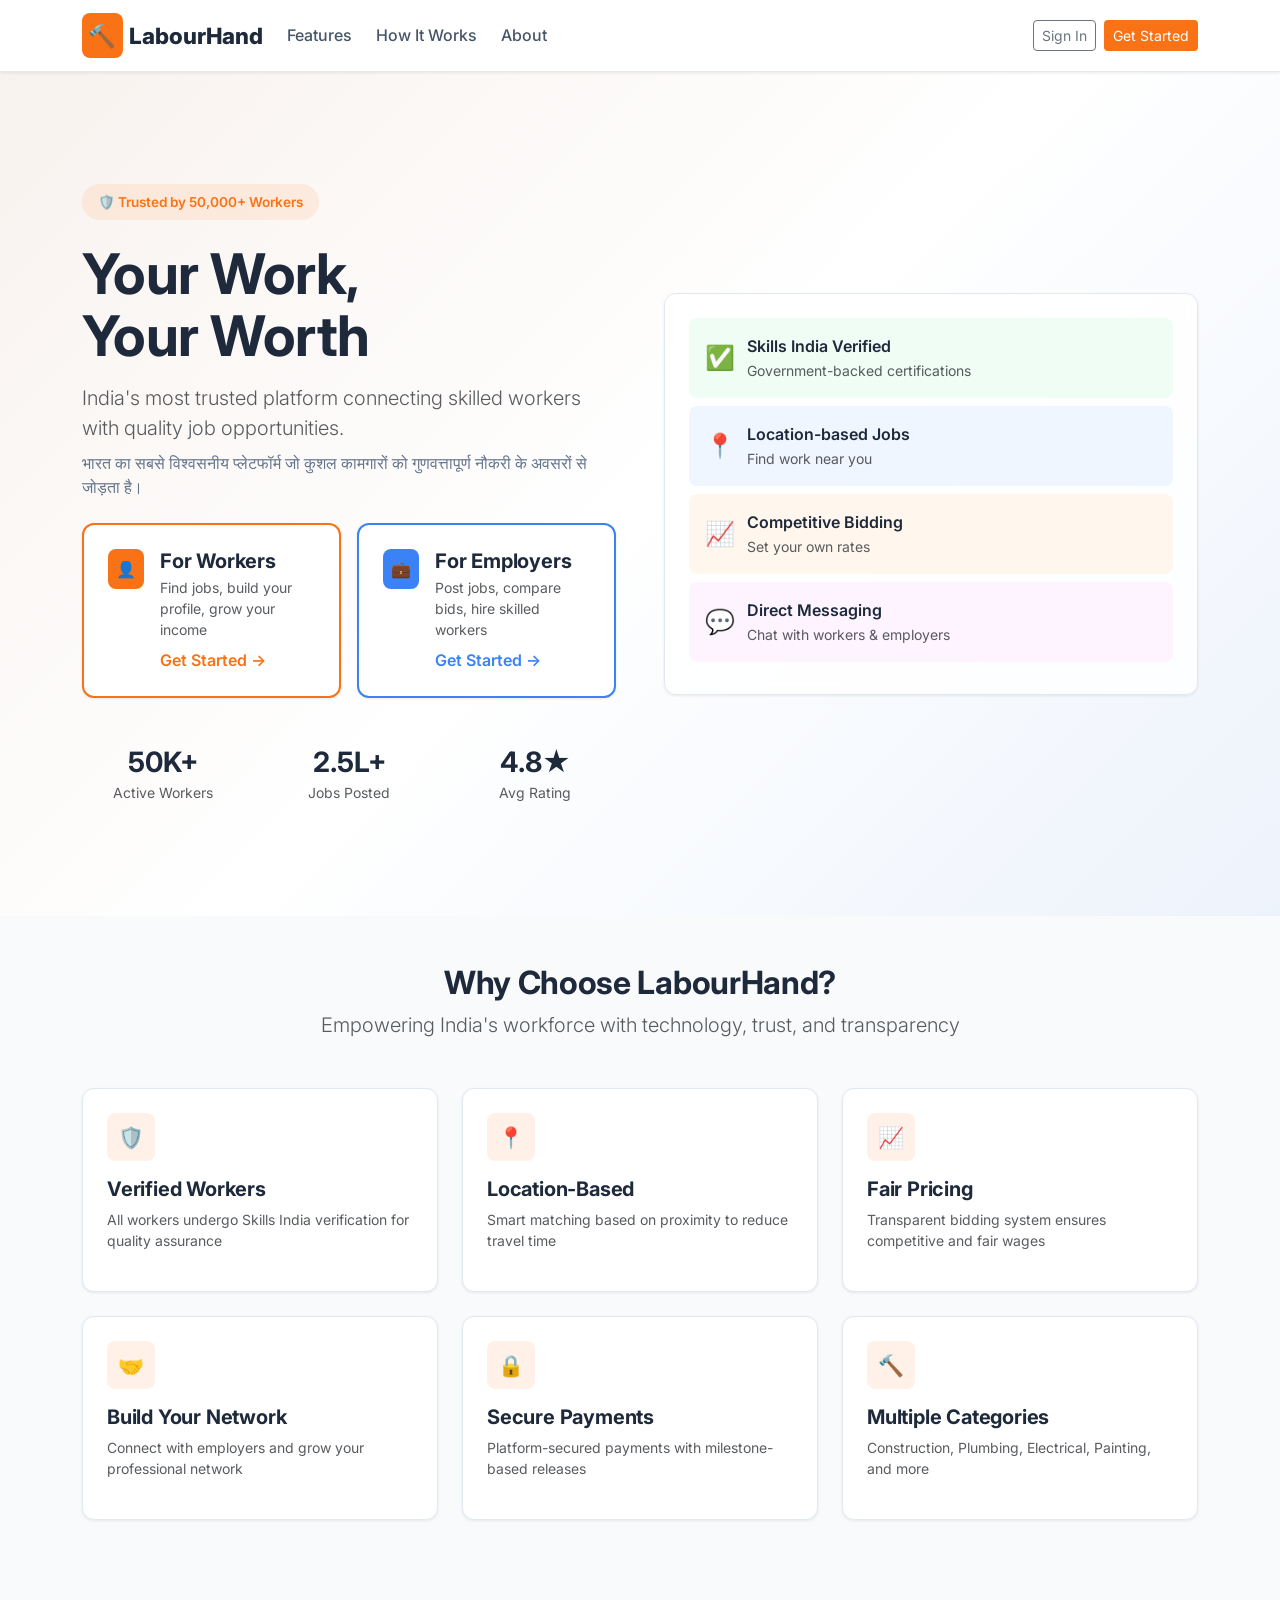
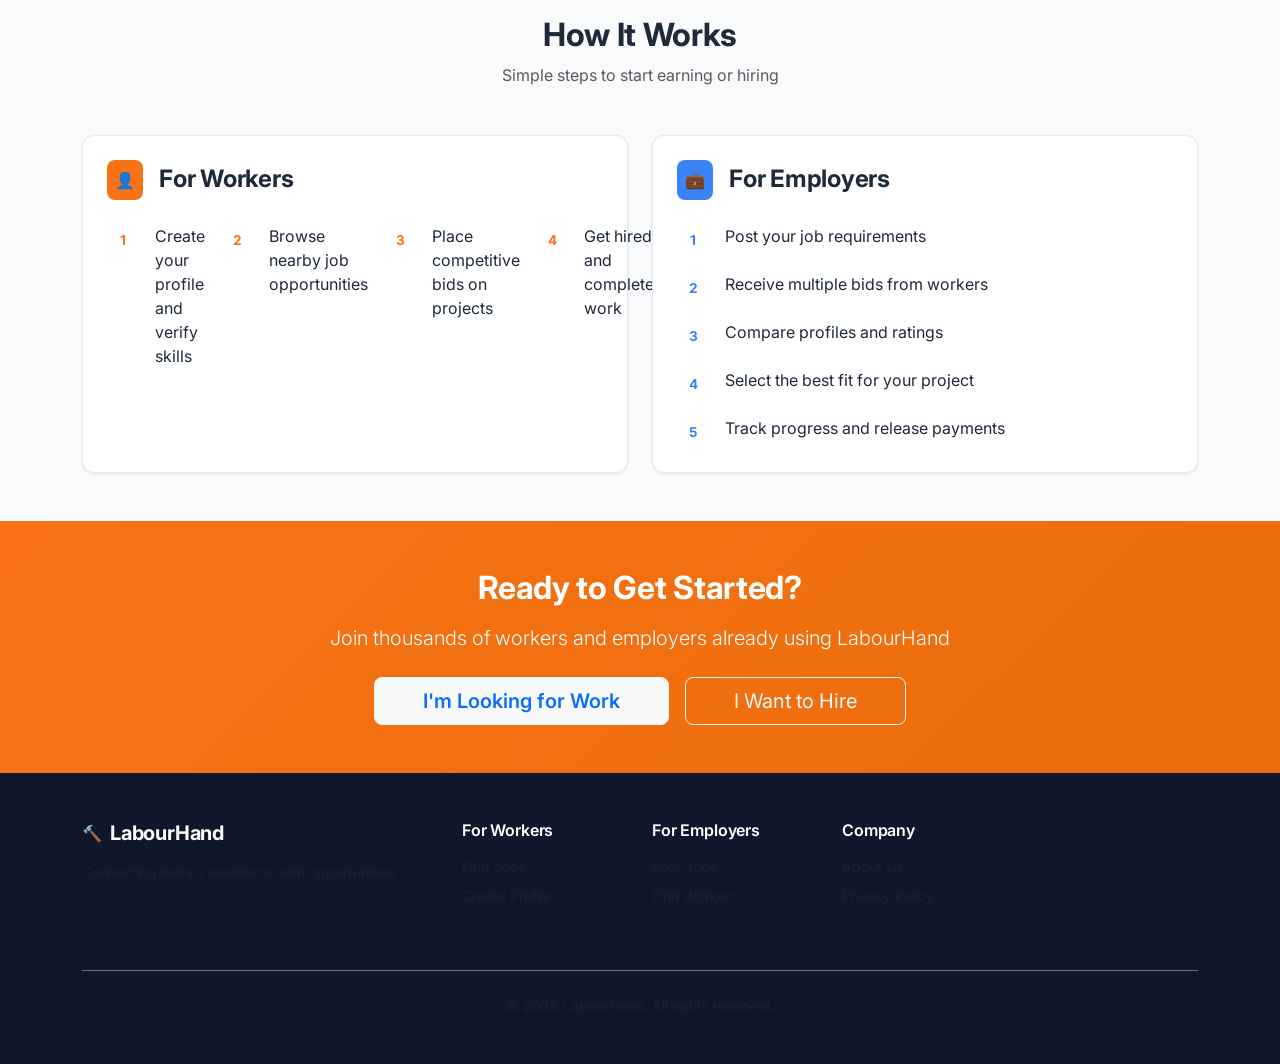
<file: simple-frontend/index.html>
<!DOCTYPE html>
<html lang="en">
<head>
  <meta charset="UTF-8" />
  <meta name="viewport" content="width=device-width, initial-scale=1.0" />
  <title>LabourHand - India's Trusted Labour Marketplace</title>
  <meta name="description" content="LabourHand connects skilled workers with quality job opportunities across India. Find jobs, post projects, and hire trusted professionals." />
  <link href="https://cdn.jsdelivr.net/npm/bootstrap@5.3.3/dist/css/bootstrap.min.css" rel="stylesheet" />
  <link rel="stylesheet" href="css/styles.css" />
</head>
<body>

<!-- ── Navbar ──────────────────────────────────────────────────────────── -->
<nav class="navbar navbar-expand-md lh-navbar sticky-top">
  <div class="container">
    <a class="navbar-brand d-flex align-items-center" href="index.html">
      <span class="lh-logo-icon">🔨</span>LabourHand
    </a>
    <button class="navbar-toggler" type="button" data-bs-toggle="collapse" data-bs-target="#navMain">
      <span class="navbar-toggler-icon"></span>
    </button>
    <div class="collapse navbar-collapse" id="navMain">
      <ul class="navbar-nav me-auto gap-2">
        <li class="nav-item"><a class="nav-link" href="#features">Features</a></li>
        <li class="nav-item"><a class="nav-link" href="#how-it-works">How It Works</a></li>
        <li class="nav-item"><a class="nav-link" href="#about">About</a></li>
      </ul>
      <a href="login.html" class="btn btn-outline-secondary btn-sm me-2">Sign In</a>
      <a href="register.html" class="btn btn-sm" style="background:var(--lh-primary);color:#fff">Get Started</a>
    </div>
  </div>
</nav>

<!-- ── Hero ────────────────────────────────────────────────────────────── -->
<section class="lh-hero">
  <div class="container">
    <div class="row align-items-center g-5">
      <!-- Left -->
      <div class="col-lg-6">
        <div class="d-inline-flex align-items-center gap-2 mb-4 px-3 py-2 rounded-pill" style="background:rgba(249,115,22,.1);color:var(--lh-primary);font-size:.85rem;font-weight:600;">
          🛡️ Trusted by 50,000+ Workers
        </div>
        <h1 class="display-4 fw-bold mb-3" style="line-height:1.1;">Your Work,<br>Your Worth</h1>
        <p class="lead text-muted mb-2">India's most trusted platform connecting skilled workers with quality job opportunities.</p>
        <p class="mb-4" style="color:#64748b;font-size:1rem;">भारत का सबसे विश्वसनीय प्लेटफॉर्म जो कुशल कामगारों को गुणवत्तापूर्ण नौकरी के अवसरों से जोड़ता है।</p>

        <!-- CTA Cards -->
        <div class="row g-3 mb-5">
          <div class="col-sm-6">
            <div class="lh-card lh-card-clickable p-4" style="border:2px solid var(--lh-primary);" onclick="location.href='register.html?role=worker'">
              <div class="d-flex align-items-start gap-3">
                <div class="rounded-3 p-2 d-flex" style="background:var(--lh-primary);">👤</div>
                <div>
                  <h5 class="mb-1">For Workers</h5>
                  <p class="text-muted small mb-2">Find jobs, build your profile, grow your income</p>
                  <span class="fw-semibold" style="color:var(--lh-primary);">Get Started →</span>
                </div>
              </div>
            </div>
          </div>
          <div class="col-sm-6">
            <div class="lh-card lh-card-clickable p-4" style="border:2px solid var(--lh-secondary);" onclick="location.href='register.html?role=owner'">
              <div class="d-flex align-items-start gap-3">
                <div class="rounded-3 p-2 d-flex" style="background:var(--lh-secondary);">💼</div>
                <div>
                  <h5 class="mb-1">For Employers</h5>
                  <p class="text-muted small mb-2">Post jobs, compare bids, hire skilled workers</p>
                  <span class="fw-semibold" style="color:var(--lh-secondary);">Get Started →</span>
                </div>
              </div>
            </div>
          </div>
        </div>

        <!-- Stats -->
        <div class="row g-4">
          <div class="col-4 text-center"><p class="h3 fw-bold mb-0">50K+</p><small class="text-muted">Active Workers</small></div>
          <div class="col-4 text-center"><p class="h3 fw-bold mb-0">2.5L+</p><small class="text-muted">Jobs Posted</small></div>
          <div class="col-4 text-center"><p class="h3 fw-bold mb-0">4.8★</p><small class="text-muted">Avg Rating</small></div>
        </div>
      </div>

      <!-- Right: Feature boxes -->
      <div class="col-lg-6 d-none d-lg-block">
        <div class="lh-card p-4" style="background:rgba(255,255,255,.8);backdrop-filter:blur(8px);">
          <div class="lh-hero-feature-box" style="background:#f0fdf4;">
            <span class="fs-4">✅</span>
            <div><p class="mb-0 fw-semibold">Skills India Verified</p><small class="text-muted">Government-backed certifications</small></div>
          </div>
          <div class="lh-hero-feature-box" style="background:#eff6ff;">
            <span class="fs-4">📍</span>
            <div><p class="mb-0 fw-semibold">Location-based Jobs</p><small class="text-muted">Find work near you</small></div>
          </div>
          <div class="lh-hero-feature-box" style="background:#fff7ed;">
            <span class="fs-4">📈</span>
            <div><p class="mb-0 fw-semibold">Competitive Bidding</p><small class="text-muted">Set your own rates</small></div>
          </div>
          <div class="lh-hero-feature-box" style="background:#fdf4ff;">
            <span class="fs-4">💬</span>
            <div><p class="mb-0 fw-semibold">Direct Messaging</p><small class="text-muted">Chat with workers & employers</small></div>
          </div>
        </div>
      </div>
    </div>
  </div>
</section>

<!-- ── Features ─────────────────────────────────────────────────────────── -->
<section id="features" class="py-5" style="background:#f8fafc;">
  <div class="container">
    <div class="text-center mb-5">
      <h2 class="fw-bold">Why Choose LabourHand?</h2>
      <p class="text-muted lead">Empowering India's workforce with technology, trust, and transparency</p>
    </div>
    <div class="row g-4">
      <div class="col-md-6 col-lg-4">
        <div class="lh-card p-4 h-100">
          <div class="lh-feature-icon mb-3">🛡️</div>
          <h5>Verified Workers</h5>
          <p class="text-muted small">All workers undergo Skills India verification for quality assurance</p>
        </div>
      </div>
      <div class="col-md-6 col-lg-4">
        <div class="lh-card p-4 h-100">
          <div class="lh-feature-icon mb-3">📍</div>
          <h5>Location-Based</h5>
          <p class="text-muted small">Smart matching based on proximity to reduce travel time</p>
        </div>
      </div>
      <div class="col-md-6 col-lg-4">
        <div class="lh-card p-4 h-100">
          <div class="lh-feature-icon mb-3">📈</div>
          <h5>Fair Pricing</h5>
          <p class="text-muted small">Transparent bidding system ensures competitive and fair wages</p>
        </div>
      </div>
      <div class="col-md-6 col-lg-4">
        <div class="lh-card p-4 h-100">
          <div class="lh-feature-icon mb-3">🤝</div>
          <h5>Build Your Network</h5>
          <p class="text-muted small">Connect with employers and grow your professional network</p>
        </div>
      </div>
      <div class="col-md-6 col-lg-4">
        <div class="lh-card p-4 h-100">
          <div class="lh-feature-icon mb-3">🔒</div>
          <h5>Secure Payments</h5>
          <p class="text-muted small">Platform-secured payments with milestone-based releases</p>
        </div>
      </div>
      <div class="col-md-6 col-lg-4">
        <div class="lh-card p-4 h-100">
          <div class="lh-feature-icon mb-3">🔨</div>
          <h5>Multiple Categories</h5>
          <p class="text-muted small">Construction, Plumbing, Electrical, Painting, and more</p>
        </div>
      </div>
    </div>
  </div>
</section>

<!-- ── How It Works ──────────────────────────────────────────────────────── -->
<section id="how-it-works" class="py-5">
  <div class="container">
    <div class="text-center mb-5">
      <h2 class="fw-bold">How It Works</h2>
      <p class="text-muted">Simple steps to start earning or hiring</p>
    </div>
    <div class="row g-4">
      <div class="col-md-6">
        <div class="lh-card p-4 h-100">
          <div class="d-flex align-items-center gap-3 mb-4">
            <div class="rounded-3 p-2" style="background:var(--lh-primary);">👤</div>
            <h4 class="mb-0 fw-bold">For Workers</h4>
          </div>
          <div class="d-flex flex-column gap-3">
            <div class="d-flex align-items-start gap-3" id="worker-steps"></div>
          </div>
          <div id="worker-steps" class="d-flex flex-column gap-3">
            <!-- JS-rendered steps -->
          </div>
        </div>
      </div>
      <div class="col-md-6">
        <div class="lh-card p-4 h-100">
          <div class="d-flex align-items-center gap-3 mb-4">
            <div class="rounded-3 p-2" style="background:var(--lh-secondary);">💼</div>
            <h4 class="mb-0 fw-bold">For Employers</h4>
          </div>
          <div id="employer-steps" class="d-flex flex-column gap-3">
            <!-- JS-rendered steps -->
          </div>
        </div>
      </div>
    </div>
  </div>
</section>

<!-- ── CTA ───────────────────────────────────────────────────────────────── -->
<section class="py-5 text-white text-center" style="background:linear-gradient(135deg,var(--lh-primary),var(--lh-primary-dark));">
  <div class="container">
    <h2 class="fw-bold mb-3">Ready to Get Started?</h2>
    <p class="lead mb-4 opacity-90">Join thousands of workers and employers already using LabourHand</p>
    <div class="d-flex flex-column flex-sm-row gap-3 justify-content-center">
      <a href="register.html?role=worker" class="btn btn-light btn-lg text-primary fw-semibold px-5">I'm Looking for Work</a>
      <a href="register.html?role=owner"  class="btn btn-outline-light btn-lg px-5">I Want to Hire</a>
    </div>
  </div>
</section>

<!-- ── About / Footer ────────────────────────────────────────────────────── -->
<footer id="about" class="py-5" style="background:#0f172a;color:#e2e8f0;">
  <div class="container">
    <div class="row g-4 mb-5">
      <div class="col-md-4">
        <div class="d-flex align-items-center gap-2 mb-3">
          <span>🔨</span><h5 class="mb-0 text-white fw-bold">LabourHand</h5>
        </div>
        <p class="text-muted small">Connecting India's workforce with opportunities</p>
      </div>
      <div class="col-md-2">
        <h6 class="text-white fw-semibold mb-3">For Workers</h6>
        <ul class="list-unstyled small">
          <li class="mb-2"><a href="dashboard.html" class="text-muted text-decoration-none">Find Jobs</a></li>
          <li class="mb-2"><a href="register.html?role=worker" class="text-muted text-decoration-none">Create Profile</a></li>
        </ul>
      </div>
      <div class="col-md-2">
        <h6 class="text-white fw-semibold mb-3">For Employers</h6>
        <ul class="list-unstyled small">
          <li class="mb-2"><a href="contractor.html" class="text-muted text-decoration-none">Post Jobs</a></li>
          <li class="mb-2"><a href="register.html?role=owner" class="text-muted text-decoration-none">Find Workers</a></li>
        </ul>
      </div>
      <div class="col-md-2">
        <h6 class="text-white fw-semibold mb-3">Company</h6>
        <ul class="list-unstyled small">
          <li class="mb-2"><a href="#" class="text-muted text-decoration-none">About Us</a></li>
          <li class="mb-2"><a href="#" class="text-muted text-decoration-none">Privacy Policy</a></li>
        </ul>
      </div>
    </div>
    <div class="border-top border-secondary pt-4 text-center text-muted small">
      &copy; 2026 LabourHand. All rights reserved.
    </div>
  </div>
</footer>

<script src="https://cdn.jsdelivr.net/npm/bootstrap@5.3.3/dist/js/bootstrap.bundle.min.js"></script>
<script src="js/session.js"></script>
<script src="js/router.js"></script>
<script src="js/apiService.js"></script>
<script src="js/mockTest.js"></script>
<script>
  // Redirect logged-in users
  Router.redirectIfLoggedIn();

  // Render How It Works steps
  const workerSteps = [
    'Create your profile and verify skills',
    'Browse nearby job opportunities',
    'Place competitive bids on projects',
    'Get hired and complete work'
  ];
  const employerSteps = [
    'Post your job requirements',
    'Receive multiple bids from workers',
    'Compare profiles and ratings',
    'Select the best fit for your project',
    'Track progress and release payments',
  ];

  function renderSteps(containerId, steps, color) {
    const el = document.getElementById(containerId);
    el.innerHTML = steps.map((s, i) => `
      <div class="d-flex align-items-start gap-3">
        <div class="lh-step-badge" style="background:${color}22;color:${color}">${i+1}</div>
        <p class="mb-0">${s}</p>
      </div>`).join('');
  }

  renderSteps('worker-steps',   workerSteps,   'var(--lh-primary)');
  renderSteps('employer-steps', employerSteps, 'var(--lh-secondary)');
</script>
</body>
</html>
</file>
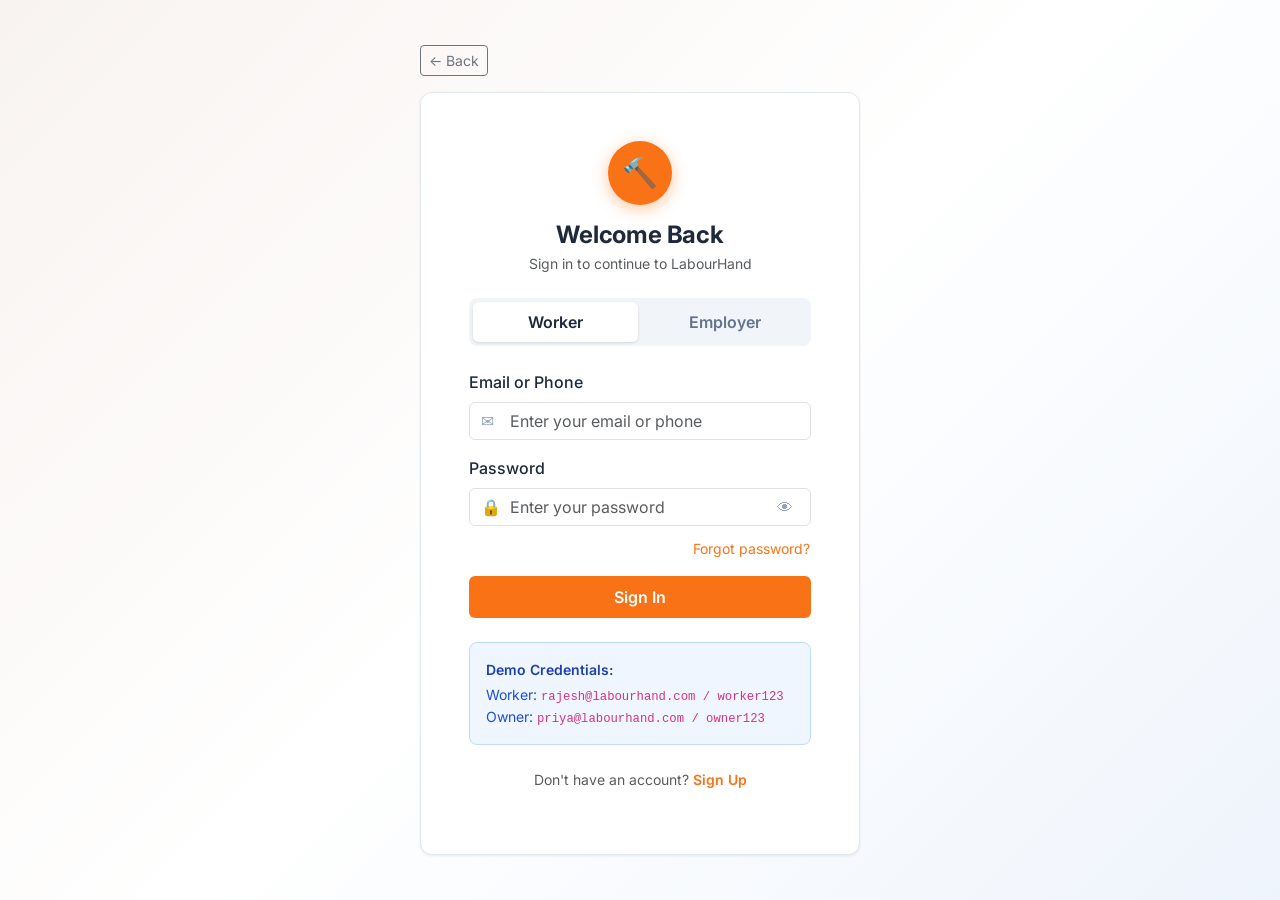
<file: simple-frontend/contractor.html>
<!DOCTYPE html>
<html lang="en">
<head>
  <meta charset="UTF-8" />
  <meta name="viewport" content="width=device-width, initial-scale=1.0" />
  <title>Contractor Dashboard - LabourHand</title>
  <link href="https://cdn.jsdelivr.net/npm/bootstrap@5.3.3/dist/css/bootstrap.min.css" rel="stylesheet" />
  <link rel="stylesheet" href="css/styles.css" />
</head>
<body>

<!-- Header -->
<header class="bg-white border-bottom sticky-top" style="z-index:200;">
  <div class="d-flex align-items-center justify-content-between px-3 py-2" style="max-width:1200px;margin:auto;">
    <div class="d-flex align-items-center gap-3">
      <img id="hdr-avatar" src="https://ui-avatars.com/api/?name=O&background=3b82f6&color=fff&size=48"
           class="rounded-circle border" style="width:46px;height:46px;object-fit:cover;" alt="avatar" />
      <div>
        <h6 class="mb-0 fw-bold" id="hdr-name">—</h6>
        <small class="text-muted" id="hdr-role">Employer</small>
      </div>
    </div>
    <div class="d-flex gap-2">
      <button class="btn btn-sm btn-outline-danger" onclick="Router.logout()">Logout</button>
    </div>
  </div>
</header>

<div class="d-md-flex" style="max-width:1200px;margin:auto;">
  <!-- Sidebar -->
  <aside class="lh-sidebar">
    <a href="contractor.html" class="lh-sidebar-link active">🏗️ Employer Dashboard</a>
    <a href="messages.html"   class="lh-sidebar-link">💬 Messages</a>
    <a href="dashboard.html"  class="lh-sidebar-link">🗺️ Job Map</a>
    <hr/>
    <button class="lh-sidebar-link border-0 w-100 text-start" onclick="Router.logout()">🚪 Logout</button>
  </aside>

  <main class="flex-grow-1 p-3 p-md-4 lh-page-body">

    <!-- Stats Row -->
    <div class="row g-3 mb-4" id="stats-row">
      <div class="col-6 col-md-3">
        <div class="lh-card p-3 text-center">
          <p class="h4 fw-bold mb-0" id="stat-projects">—</p>
          <small class="text-muted">Projects</small>
        </div>
      </div>
      <div class="col-6 col-md-3">
        <div class="lh-card p-3 text-center">
          <p class="h4 fw-bold mb-0" id="stat-team">—</p>
          <small class="text-muted">Team Members</small>
        </div>
      </div>
      <div class="col-6 col-md-3">
        <div class="lh-card p-3 text-center">
          <p class="h4 fw-bold mb-0 text-success" id="stat-earnings">—</p>
          <small class="text-muted">Total Spent</small>
        </div>
      </div>
      <div class="col-6 col-md-3">
        <div class="lh-card p-3 text-center">
          <p class="h4 fw-bold mb-0" id="stat-schedule">—</p>
          <small class="text-muted">Upcoming Events</small>
        </div>
      </div>
    </div>

    <!-- Post Job Button -->
    <div class="mb-4">
      <button class="btn fw-semibold px-4 py-2" style="background:var(--lh-primary);color:#fff;"
              data-bs-toggle="modal" data-bs-target="#postJobModal">
        + Post New Job
      </button>
    </div>

    <!-- Projects Table -->
    <section class="mb-4">
      <h5 class="lh-section-title">My Projects</h5>
      <div class="lh-card p-3" id="projects-table">
        <!-- JS-rendered -->
      </div>
    </section>

    <!-- Team -->
    <section class="mb-4">
      <h5 class="lh-section-title">My Team</h5>
      <div class="row g-3" id="team-list">
        <!-- JS-rendered -->
      </div>
    </section>

    <!-- Expenses -->
    <section class="mb-4">
      <div class="d-flex align-items-center justify-content-between mb-2">
        <h5 class="lh-section-title mb-0">Project Expenses</h5>
        <div>
          <button class="btn btn-sm btn-outline-secondary me-1" onclick="loadEarnings('week')" id="earn-week">Week</button>
          <button class="btn btn-sm btn-outline-secondary" onclick="loadEarnings('month')" id="earn-month">Month</button>
        </div>
      </div>
      <div class="lh-card p-3" id="earnings-section">
        <!-- JS-rendered -->
      </div>
    </section>

    <!-- Schedule -->
    <section class="mb-4">
      <h5 class="lh-section-title">Schedule</h5>
      <div class="lh-card p-3" id="schedule-table">
        <!-- JS-rendered -->
      </div>
    </section>

  </main>
</div>

<!-- FAB -->
<button class="lh-fab" data-bs-toggle="modal" data-bs-target="#postJobModal">+</button>

<!-- Bottom Nav -->
<nav class="lh-bottom-nav d-md-none">
  <a href="contractor.html" class="active">🏗️<span>Dashboard</span></a>
  <a href="dashboard.html">🗺️<span>Job Map</span></a>
  <a href="messages.html">💬<span>Messages</span></a>
</nav>

<!-- ── Post Job Modal ────────────────────────────────────────────────────── -->
<div class="modal fade" id="postJobModal" tabindex="-1">
  <div class="modal-dialog">
    <div class="modal-content">
      <div class="modal-header">
        <h5 class="modal-title fw-bold">Post a New Job</h5>
        <button type="button" class="btn-close" data-bs-dismiss="modal"></button>
      </div>
      <form id="post-job-form">
        <div class="modal-body">
          <div id="post-job-error" class="alert alert-danger d-none py-2 small"></div>
          <div class="mb-3">
            <label class="form-label fw-medium">Job Title</label>
            <input type="text" id="pj-title" class="form-control" placeholder="e.g. House Painting – 3 BHK" required />
          </div>
          <div class="mb-3">
            <label class="form-label fw-medium">Description</label>
            <textarea id="pj-desc" class="form-control" rows="3" placeholder="Describe the work…" required></textarea>
          </div>
          <div class="row g-3">
            <div class="col-6">
              <label class="form-label fw-medium">Category</label>
              <select id="pj-cat" class="form-select">
                <option>CONSTRUCTION</option><option>PLUMBING</option>
                <option>ELECTRICAL</option><option>PAINTING</option>
                <option>CARPENTRY</option><option>MASONRY</option>
              </select>
            </div>
            <div class="col-6">
              <label class="form-label fw-medium">Budget (₹)</label>
              <input type="number" id="pj-budget" class="form-control" placeholder="15000" required />
            </div>
          </div>
          <div class="row g-3 mt-1">
            <div class="col-6">
              <label class="form-label fw-medium">Timeline (days)</label>
              <input type="number" id="pj-days" class="form-control" placeholder="7" required />
            </div>
            <div class="col-6">
              <label class="form-label fw-medium">Location <small class="text-muted fw-normal">(City or Pincode)</small></label>
              <input type="text" id="pj-location" class="form-control" placeholder="e.g. Pune, 411001" required />
            </div>
          </div>
        </div>
        <div class="modal-footer">
          <button type="button" class="btn btn-secondary" data-bs-dismiss="modal">Cancel</button>
          <button type="submit" class="btn fw-semibold" style="background:var(--lh-primary);color:#fff;" id="pj-submit">
            Post Job
          </button>
        </div>
      </form>
    </div>
  </div>
</div>

<script src="https://cdn.jsdelivr.net/npm/bootstrap@5.3.3/dist/js/bootstrap.bundle.min.js"></script>
<script src="js/session.js"></script>
<script src="js/router.js"></script>
<script src="js/apiService.js"></script>
<script src="js/dataMapper.js"></script>
<script src="js/mockTest.js"></script>
<script>
  Router.requireAuth();

  SessionManager.initCommonUI();

  /* ── Load all data ───────────────────────────────────── */
  async function loadAll() {
    await Promise.allSettled([loadProjects(), loadTeam(), loadEarnings('week'), loadSchedule()]);
  }

  /* Projects */
  async function loadProjects() {
    DataMapper.showSpinner('#projects-table');
    try {
      const list = await Api.contractor.getProjects();
      document.getElementById('stat-projects').textContent = list.length;
      DataMapper.toTable('#projects-table', list, [
        { label: 'Project',  key: 'name' },
        { label: 'Location', key: 'location' },
        { label: 'Progress', key: 'progress', render: v => DataMapper.progressBar(v) },
        { label: 'Workers',  key: 'workersAssigned' },
        { label: 'Deadline', key: 'deadline' },
        { label: 'Status',   key: 'status', render: v => DataMapper.statusBadge(v) },
      ]);
      // Click row → project detail
      document.querySelectorAll('#projects-table tbody tr[data-id]').forEach(tr =>
        tr.addEventListener('click', () => location.href = `project.html?id=${tr.dataset.id}`)
      );
    } catch { DataMapper.showError('#projects-table', 'Could not load projects.'); }
  }

  /* Team */
  async function loadTeam() {
    DataMapper.showSpinner('#team-list');
    try {
      const team = await Api.contractor.getTeam();
      document.getElementById('stat-team').textContent = team.length;
      document.getElementById('team-count') && (document.getElementById('team-count').textContent = `${team.length} workers available`);
      DataMapper.toCards('#team-list', team, m => `
        <div class="col-sm-6 col-lg-4">
          <div class="lh-card p-3 d-flex align-items-center gap-3 lh-card-clickable"
               onclick="location.href='worker-profile.html?id=${m.id}'">
            <img src="${m.avatar || `https://ui-avatars.com/api/?name=${encodeURIComponent(m.name)}&background=f97316&color=fff`}"
                 class="rounded-circle" style="width:44px;height:44px;object-fit:cover;" alt="${m.name}" />
            <div>
              <p class="mb-0 fw-semibold small">${m.name}</p>
              <p class="mb-0 text-muted" style="font-size:.75rem;">${m.specialization || 'Worker'}</p>
              ${m.verified ? '<span class="lh-verified">✔ Verified</span>' : ''}
            </div>
          </div>
        </div>`);
    } catch { DataMapper.showError('#team-list', 'Could not load team.'); }
  }

  /* Earnings */
  async function loadEarnings(period) {
    document.getElementById('earn-week').classList.toggle('btn-primary',  period==='week');
    document.getElementById('earn-month').classList.toggle('btn-primary', period==='month');
    DataMapper.showSpinner('#earnings-section');
    try {
      const e = await Api.contractor.getEarnings(period);
      document.getElementById('stat-earnings').textContent = DataMapper.currency(e.total);
      const bars = (e.data || []).map(d => `
        <div class="mb-2">
          <div class="d-flex justify-content-between mb-1">
            <small class="fw-medium">${d.label}</small>
            <small class="text-muted">${DataMapper.currency(d.amount)}</small>
          </div>
          ${DataMapper.progressBar(e.peak ? Math.round((d.amount/e.peak)*100) : 0)}
        </div>`).join('');
      const summary = `
        <div class="row g-3 mb-4">
          <div class="col-4 text-center"><p class="fw-bold mb-0">${DataMapper.currency(e.total)}</p><small class="text-muted">Total</small></div>
          <div class="col-4 text-center"><p class="fw-bold mb-0">${DataMapper.currency(e.average)}</p><small class="text-muted">Average</small></div>
          <div class="col-4 text-center"><p class="fw-bold mb-0">${DataMapper.currency(e.peak)}</p><small class="text-muted">Peak</small></div>
        </div>`;
      document.getElementById('earnings-section').innerHTML = summary + bars;
    } catch { DataMapper.showError('#earnings-section', 'Could not load earnings.'); }
  }

  /* Schedule */
  async function loadSchedule() {
    DataMapper.showSpinner('#schedule-table');
    try {
      const events = await Api.contractor.getSchedule();
      document.getElementById('stat-schedule').textContent = events.length;
      DataMapper.toTable('#schedule-table', events, [
        { label: 'Worker',  key: 'workerName' },
        { label: 'Project', key: 'projectName' },
        { label: 'Date',    key: 'date' },
        { label: 'Start',   key: 'startTime' },
        { label: 'End',     key: 'endTime' },
      ]);
    } catch { DataMapper.showError('#schedule-table', 'Could not load schedule.'); }
  }

  /* ── Post Job ─────────────────────────────────────────── */
  document.getElementById('post-job-form').addEventListener('submit', async (e) => {
    e.preventDefault();
    const errBox = document.getElementById('post-job-error');
    const btn    = document.getElementById('pj-submit');
    errBox.classList.add('d-none');
    btn.disabled = true;
    btn.textContent = 'Posting…';
    try {
      const locationText = document.getElementById('pj-location').value.trim();
      let lat = null, lng = null;
      try {
        const resp = await fetch(`https://nominatim.openstreetmap.org/search?format=json&q=${encodeURIComponent(locationText)}`);
        const data = await resp.json();
        if (data && data.length > 0) {
          lat = parseFloat(data[0].lat);
          lng = parseFloat(data[0].lon);
        } else {
          throw new Error("Could not locate this address on the map. Please enter a recognized City name or Pincode (e.g. 'Chakan, Pune' or '410501').");
        }
      } catch (err) {
        throw new Error(err.message || "Failed to fetch map coordinates for this location.");
      }

      await Api.project.create({
        title:        document.getElementById('pj-title').value.trim(),
        description:  document.getElementById('pj-desc').value.trim(),
        category:     document.getElementById('pj-cat').value,
        budget:       Number(document.getElementById('pj-budget').value),
        timelineDays: Number(document.getElementById('pj-days').value),
        location:     locationText,
        lat:          lat,
        lng:          lng
      });
      bootstrap.Modal.getInstance(document.getElementById('postJobModal')).hide();
      loadProjects();
    } catch (err) {
      errBox.textContent = `Failed to post job: ${err.message}`;
      errBox.classList.remove('d-none');
    } finally {
      btn.disabled = false;
      btn.textContent = 'Post Job';
    }
  });

  loadAll();
</script>
</body>
</html>
</file>
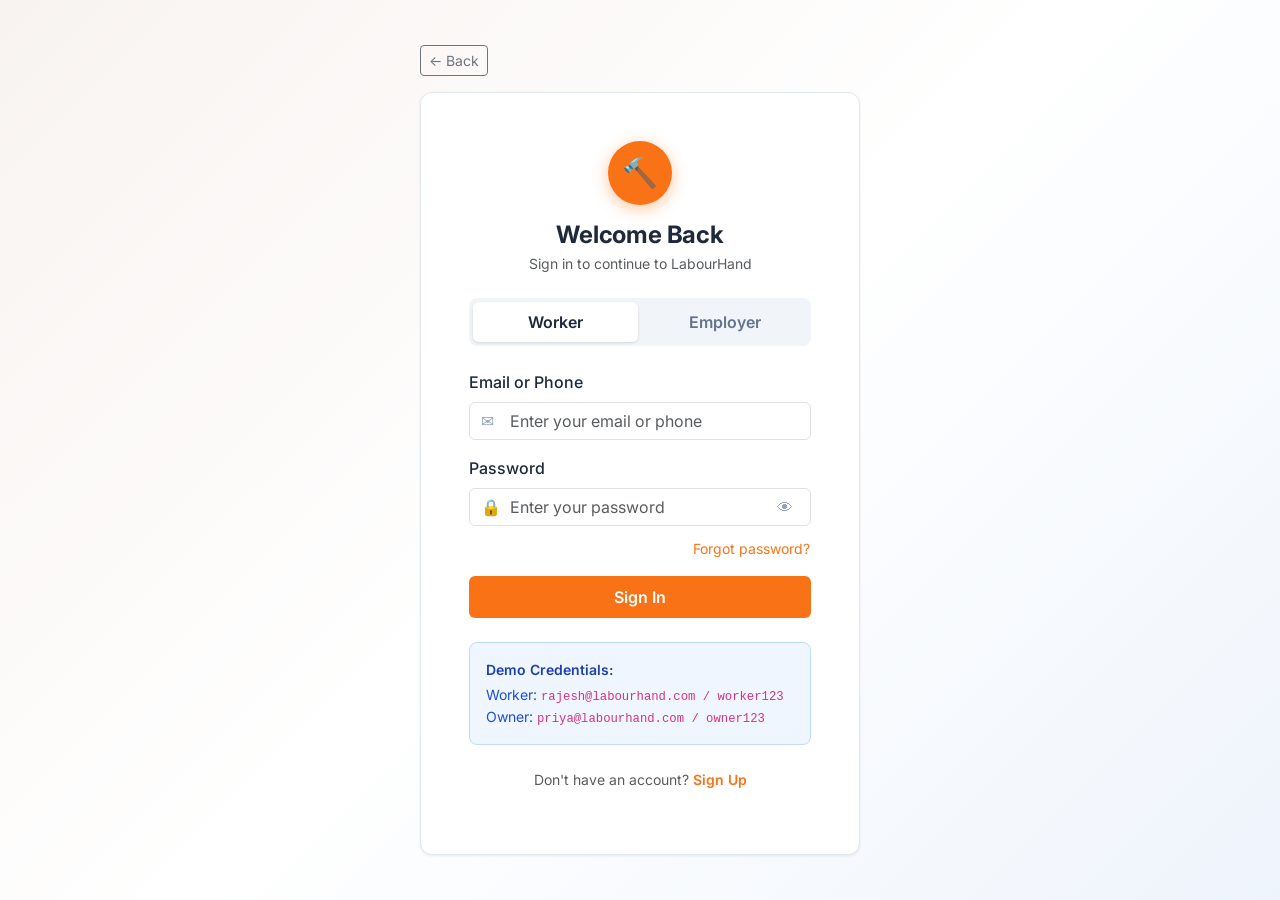
<file: simple-frontend/login.html>
<!DOCTYPE html>
<html lang="en">
<head>
  <meta charset="UTF-8" />
  <meta name="viewport" content="width=device-width, initial-scale=1.0" />
  <title>Sign In - LabourHand</title>
  <meta name="description" content="Sign in to your LabourHand account to find jobs or manage your projects." />
  <link href="https://cdn.jsdelivr.net/npm/bootstrap@5.3.3/dist/css/bootstrap.min.css" rel="stylesheet" />
  <link rel="stylesheet" href="css/styles.css" />
</head>
<body>
<div class="lh-auth-bg">
  <div class="lh-auth-card">

    <!-- Back -->
    <a href="index.html" class="btn btn-sm btn-outline-secondary mb-3">&larr; Back</a>

    <div class="lh-card p-4 p-md-5">
      <!-- Logo -->
      <div class="text-center mb-4">
        <div class="lh-logo-circle">🔨</div>
        <h1 class="h4 fw-bold mb-1">Welcome Back</h1>
        <p class="text-muted small">Sign in to continue to LabourHand</p>
      </div>

      <!-- Role tabs -->
      <div class="lh-role-tabs mb-4">
        <button class="lh-role-tab active" id="tab-worker" onclick="setRole('worker')">Worker</button>
        <button class="lh-role-tab"        id="tab-owner"  onclick="setRole('owner')">Employer</button>
      </div>

      <!-- Error alert -->
      <div id="error-box" class="alert alert-danger d-none py-2 small"></div>

      <!-- Form -->
      <form id="login-form" novalidate>
        <div class="mb-3">
          <label class="form-label fw-medium" for="email">Email or Phone</label>
          <div class="lh-input-wrap">
            <span class="lh-input-icon">✉️</span>
            <input id="email" type="text" class="form-control" placeholder="Enter your email or phone" required />
          </div>
        </div>

        <div class="mb-2">
          <label class="form-label fw-medium" for="password">Password</label>
          <div class="lh-input-wrap">
            <span class="lh-input-icon">🔒</span>
            <input id="password" type="password" class="form-control has-right-icon" placeholder="Enter your password" required />
            <button type="button" class="lh-input-icon-right" id="toggle-pw" onclick="togglePw()">👁</button>
          </div>
        </div>

        <div class="text-end mb-3">
          <button type="button" class="btn btn-link btn-sm p-0 text-decoration-none" style="color:var(--lh-primary)" id="forgot-link">Forgot password?</button>
        </div>

        <button type="submit" class="btn w-100 fw-semibold py-2" style="background:var(--lh-primary);color:#fff;" id="submit-btn">
          <span id="btn-text">Sign In</span>
          <span id="btn-spinner" class="spinner-border spinner-border-sm d-none ms-2" role="status"></span>
        </button>
      </form>

      <!-- Demo credentials -->
      <div class="mt-4 p-3 rounded-3" style="background:#eff6ff;border:1px solid #bfdbfe;">
        <p class="mb-1 fw-semibold small" style="color:#1e40af;">Demo Credentials:</p>
        <p class="mb-0 small" style="color:#1d4ed8;">
          Worker: <code>rajesh@labourhand.com / worker123</code><br>
          Owner: <code>priya@labourhand.com / owner123</code>
        </p>
      </div>

      <!-- Sign up link -->
      <p class="text-center text-muted small mt-4">
        Don't have an account?
        <a id="register-link" href="register.html" style="color:var(--lh-primary);" class="fw-semibold text-decoration-none">Sign Up</a>
      </p>
    </div>
  </div>
</div>

<script src="https://cdn.jsdelivr.net/npm/bootstrap@5.3.3/dist/js/bootstrap.bundle.min.js"></script>
<script src="js/session.js"></script>
<script src="js/router.js"></script>
<script src="js/apiService.js"></script>
<script src="js/mockTest.js"></script>
<script>
  Router.redirectIfLoggedIn();

  let currentRole = new URLSearchParams(location.search).get('role') || 'worker';
  setRole(currentRole);

  function setRole(role) {
    currentRole = role;
    document.getElementById('tab-worker').classList.toggle('active', role === 'worker');
    document.getElementById('tab-owner').classList.toggle('active',  role === 'owner');
    document.getElementById('register-link').href = `register.html?role=${role}`;
  }

  function togglePw() {
    const pw = document.getElementById('password');
    pw.type = pw.type === 'password' ? 'text' : 'password';
  }

  document.getElementById('login-form').addEventListener('submit', async (e) => {
    e.preventDefault();
    const email    = document.getElementById('email').value.trim();
    const password = document.getElementById('password').value;
    const errBox   = document.getElementById('error-box');
    const spinner  = document.getElementById('btn-spinner');
    const btnText  = document.getElementById('btn-text');
    const btn      = document.getElementById('submit-btn');

    errBox.classList.add('d-none');
    spinner.classList.remove('d-none');
    btnText.textContent = 'Signing in…';
    btn.disabled = true;

    try {
      const { token, user } = await Api.auth.login(email, password);
      SessionManager.createSession({
        id:            String(user.id),
        name:          user.name,
        email:         user.email,
        phone:         user.phone,
        role:          user.role === 'WORKER' ? 'worker' : 'owner',
        avatar:        user.avatar,
        verified:      user.verified,
        language:      user.language || 'en',
        skills:        user.skills,
        rating:        user.rating,
        completedJobs: user.completedJobs,
        companyName:   user.companyName,
        projectsPosted: user.projectsPosted,
      }, token);

      const redirect = new URLSearchParams(location.search).get('redirect');
      if (redirect) { location.href = redirect; }
      else if (user.role === 'WORKER') { location.href = 'dashboard.html'; }
      else { location.href = 'contractor.html'; }

    } catch (err) {
      errBox.textContent = 'Invalid email or password. Please try again.';
      errBox.classList.remove('d-none');
    } finally {
      spinner.classList.add('d-none');
      btnText.textContent = 'Sign In';
      btn.disabled = false;
    }
  });
</script>
</body>
</html>
</file>
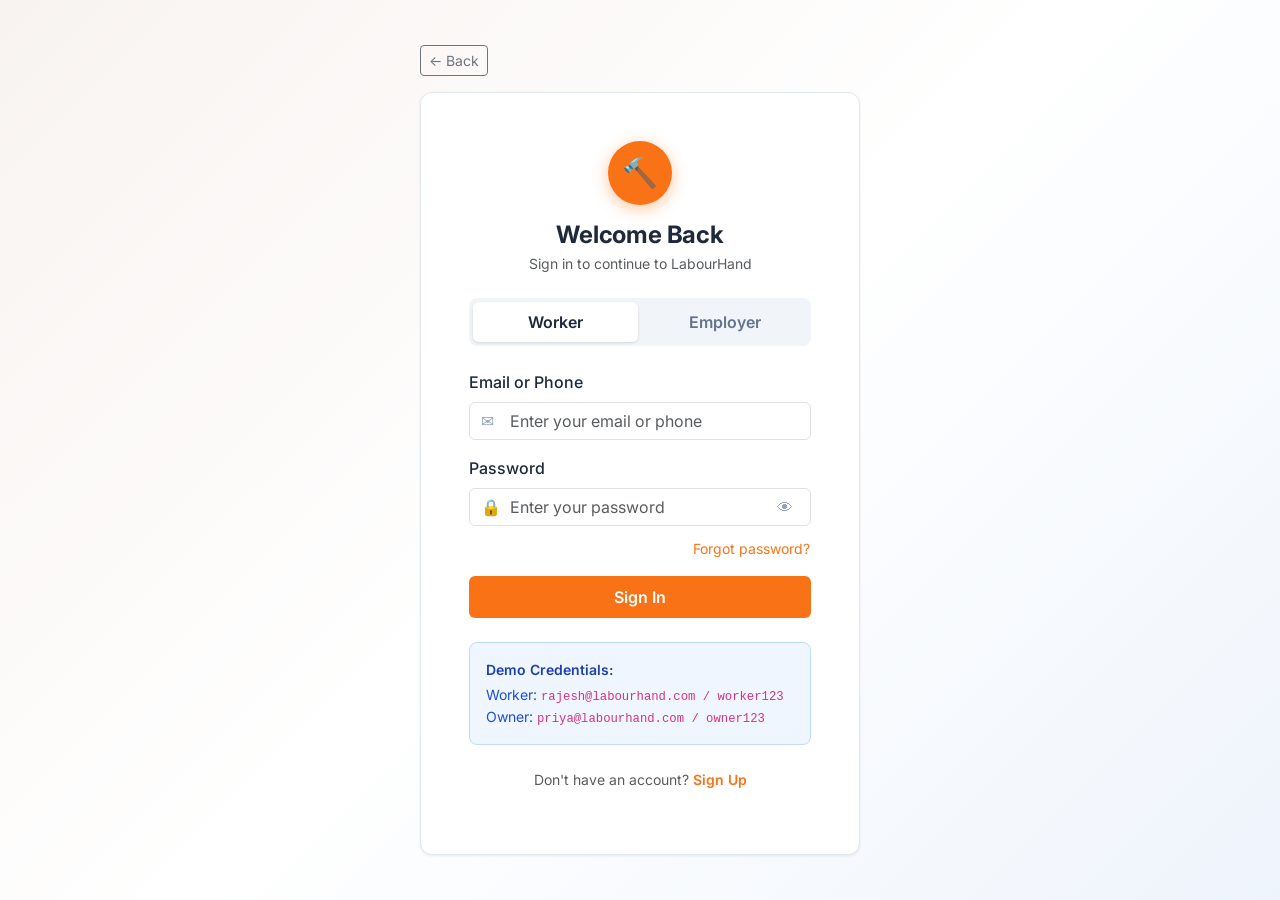
<file: simple-frontend/messages.html>
<!DOCTYPE html>
<html lang="en">
<head>
  <meta charset="UTF-8" />
  <meta name="viewport" content="width=device-width, initial-scale=1.0" />
  <title>Messages – LabourHand</title>
  <link href="https://cdn.jsdelivr.net/npm/bootstrap@5.3.3/dist/css/bootstrap.min.css" rel="stylesheet" />
  <link rel="stylesheet" href="css/styles.css" />
  <style>
    .conv-item { cursor:pointer; padding:.75rem 1rem; border-bottom:1px solid var(--lh-border); transition:background .15s; }
    .conv-item:hover, .conv-item.active { background:rgba(249,115,22,.08); }
    .unread-badge { background:var(--lh-primary); color:#fff; border-radius:999px; padding:.1rem .45rem; font-size:.7rem; font-weight:700; }
  </style>
</head>
<body>

<header class="bg-white border-bottom sticky-top" style="z-index:200;">
  <div class="d-flex align-items-center justify-content-between px-3 py-2" style="max-width:1100px;margin:auto;">
    <div class="d-flex align-items-center gap-3">
      <img id="hdr-avatar" src="https://ui-avatars.com/api/?name=U&background=f97316&color=fff&size=48"
           class="rounded-circle border" style="width:46px;height:46px;object-fit:cover;" alt="avatar" />
      <div>
        <div class="d-flex align-items-center gap-2">
          <h6 class="mb-0 fw-bold" id="hdr-name">—</h6>
          <span class="lh-verified" id="hdr-verified">✔ Verified</span>
        </div>
        <small class="text-muted" id="hdr-role">—</small>
      </div>
    </div>
    <div class="d-flex align-items-center gap-2">
      <button class="btn btn-sm btn-outline-secondary" id="lang-btn" onclick="SessionManager.toggleLanguage()">हिंदी</button>
      <button class="btn btn-sm btn-outline-danger" onclick="Router.logout()">Logout</button>
    </div>
  </div>
  <!-- Mode toggle removed -->
</header>

<div style="max-width:1200px;margin:auto;" class="d-flex">

  <!-- Sidebar -->
  <aside class="lh-sidebar d-none d-md-flex flex-column">
    <a href="dashboard.html" class="lh-sidebar-link">🏠 Dashboard</a>
    <a href="my-bids.html"   class="lh-sidebar-link">📋 My Bids</a>
    <a href="messages.html"  class="lh-sidebar-link active">💬 Messages</a>
    <a href="worker-profile.html" class="lh-sidebar-link" id="sidebar-profile">👤 My Profile</a>
    <hr/>
    <button class="lh-sidebar-link border-0 w-100 text-start" onclick="Router.logout()">🚪 Logout</button>
  </aside>

  <!-- Messages layout -->
  <div class="flex-grow-1 d-flex" style="height:calc(100vh - 56px);">

    <!-- Conversation list -->
    <div class="border-end" style="width:300px;min-width:200px;overflow-y:auto;flex-shrink:0;" id="conv-list-panel">
      <div class="p-3 border-bottom fw-semibold bg-light small text-muted d-flex justify-content-between align-items-center">
        <span>Conversations</span>
        <button class="btn btn-sm btn-outline-primary py-0 px-2 fw-bold" onclick="promptNewChat()">+ New</button>
      </div>
      <div id="conv-list">
        <div class="p-3 text-center text-muted small">Loading…</div>
      </div>
    </div>

    <!-- Message thread -->
    <div class="flex-grow-1 d-flex flex-column" id="thread-panel">
      <!-- Empty state -->
      <div id="thread-empty" class="flex-grow-1 d-flex align-items-center justify-content-center text-muted">
        <div class="text-center">
          <div style="font-size:2.5rem;">💬</div>
          <p>Select a conversation</p>
        </div>
      </div>

      <!-- Thread content (hidden until selected) -->
      <div id="thread-content" class="lh-message-pane d-none">
        <!-- Thread header -->
        <div class="border-bottom px-3 py-2 d-flex align-items-center gap-2 bg-white">
          <strong id="thread-name">—</strong>
          <small class="text-muted ms-1" id="thread-project"></small>
        </div>
        <!-- Messages body -->
        <div id="thread-body" class="lh-message-body flex-grow-1 overflow-y-auto"></div>
        <!-- Send form -->
        <div class="border-top p-2 bg-white">
          <form id="send-form" class="d-flex gap-2">
            <input id="send-input" class="form-control" placeholder="Type a message…" required autocomplete="off" />
            <button type="submit" class="btn fw-semibold" style="background:var(--lh-primary);color:#fff;white-space:nowrap;">Send</button>
          </form>
        </div>
      </div>
    </div>

  </div>
</div>

<!-- Bottom Nav -->
<nav class="lh-bottom-nav d-md-none">
  <a href="dashboard.html">🏠<span>Home</span></a>
  <a href="my-bids.html">📋<span>My Bids</span></a>
  <a href="messages.html" class="active">💬<span>Messages</span></a>
  <a href="worker-profile.html" id="bottom-profile">👤<span>Profile</span></a>
</nav>

<script src="https://cdn.jsdelivr.net/npm/bootstrap@5.3.3/dist/js/bootstrap.bundle.min.js"></script>
<script src="js/session.js"></script>
<script src="js/router.js"></script>
<script src="js/notify.js"></script>
<script src="js/apiService.js"></script>
<script src="js/dataMapper.js"></script>
<script src="js/mockTest.js"></script>
<script>
  Router.requireAuth();
  SessionManager.initCommonUI();

  const currentUser = SessionManager.getCurrentUser();
  let activeConvId = null;
  let activeReceiverId = null;

  /* ── Load conversations ────────────────────────────── */
  async function loadConversations() {
    try {
      const convs = await Api.message.getConversations();
      const el = document.getElementById('conv-list');
      if (!convs.length) { el.innerHTML = '<p class="p-3 text-muted small">No conversations yet.</p>'; return; }

      el.innerHTML = convs.map(c => `
        <div class="conv-item" id="conv-${c.conversationId}" onclick="openThread(${c.conversationId}, ${c.otherUserId}, '${c.otherUserName}', '${c.projectName || ''}')">
          <div class="d-flex justify-content-between align-items-start">
            <div class="d-flex align-items-center gap-2">
              <div class="rounded-circle d-flex align-items-center justify-content-center text-white fw-bold"
                   style="width:36px;height:36px;background:var(--lh-primary);flex-shrink:0;font-size:.8rem;">
                ${c.otherUserName.charAt(0).toUpperCase()}
              </div>
              <div>
                <p class="mb-0 fw-semibold small">${c.otherUserName}</p>
                ${c.projectName ? `<small class="text-muted">${c.projectName}</small>` : ''}
              </div>
            </div>
            ${c.unreadCount ? `<span class="unread-badge">${c.unreadCount}</span>` : ''}
          </div>
          <p class="text-muted mb-0 mt-1" style="font-size:.75rem;white-space:nowrap;overflow:hidden;text-overflow:ellipsis;">
            ${c.lastMessage || '—'}
          </p>
        </div>`).join('');

      // Auto-open from URL param
      const convParam = Router.param('conv');
      if (convParam) {
        const c = convs.find(x => String(x.conversationId) === convParam);
        if (c) openThread(c.conversationId, c.otherUserId, c.otherUserName, c.projectName || '');
      }
    } catch (err) {
      document.getElementById('conv-list').innerHTML = `<p class="p-3 text-danger small">${err.message}</p>`;
    }
  }

  /* ── Open thread ────────────────────────────────────── */
  async function openThread(convId, receiverId, name, project) {
    // Highlight active
    document.querySelectorAll('.conv-item').forEach(el => el.classList.remove('active'));
    const item = document.getElementById(`conv-${convId}`);
    if (item) item.classList.add('active');

    if (convId === 'new') {
        const body = document.getElementById('thread-body');
        body.innerHTML = '<p class="text-center text-muted py-3 small">Start of new conversation.</p>';
    }

    activeConvId    = convId;
    activeReceiverId = receiverId;
    document.getElementById('thread-name').textContent    = name;
    document.getElementById('thread-project').textContent = project ? `• ${project}` : '';
    document.getElementById('thread-empty').classList.add('d-none');
    document.getElementById('thread-content').classList.remove('d-none');

    if (convId === 'new') return;
    await loadMessages(convId);
  }

  function promptNewChat() {
    Notify.prompt("Enter the User ID to start a conversation:", "", (idStr) => {
      if (!idStr) return;
      const uid = parseInt(idStr.trim(), 10);
      if (!uid) { Notify.error('Invalid User ID'); return; }
      openThread('new', uid, 'User ' + uid, '');
    });
  }

  async function loadMessages(convId) {
    const body = document.getElementById('thread-body');
    body.innerHTML = '<div class="text-center text-muted py-3 small">Loading…</div>';
    try {
      const msgs = await Api.message.getMessages(convId);
      if (!msgs.length) { body.innerHTML = '<p class="text-center text-muted small py-3">No messages yet.</p>'; return; }

      body.innerHTML = msgs.map(m => {
        const isMe = String(m.senderId) === String(currentUser?.id);
        return `<div class="d-flex ${isMe ? 'justify-content-end' : ''}">
          <div class="${isMe ? 'lh-bubble-me' : 'lh-bubble-other'}">
            <p class="mb-0 small">${m.content}</p>
            <small style="font-size:.65rem;opacity:.6;">${DataMapper.timeAgo(m.sentAt)}</small>
          </div>
        </div>`;
      }).join('');

      body.scrollTop = body.scrollHeight;
    } catch (err) {
      body.innerHTML = `<p class="text-danger small p-3">${err.message}</p>`;
    }
  }

  /* ── Send message ───────────────────────────────────── */
  document.getElementById('send-form').addEventListener('submit', async (e) => {
    e.preventDefault();
    const input = document.getElementById('send-input');
    const content = input.value.trim();
    if (!content || !activeReceiverId) return;
    input.value = '';

    try {
      await Api.message.send(activeReceiverId, content);
      await loadMessages(activeConvId);
    } catch (err) {
      Notify.error(`Failed to send: ${err.message}`);
    }
  });

  loadConversations();
</script>
</body>
</html>
</file>
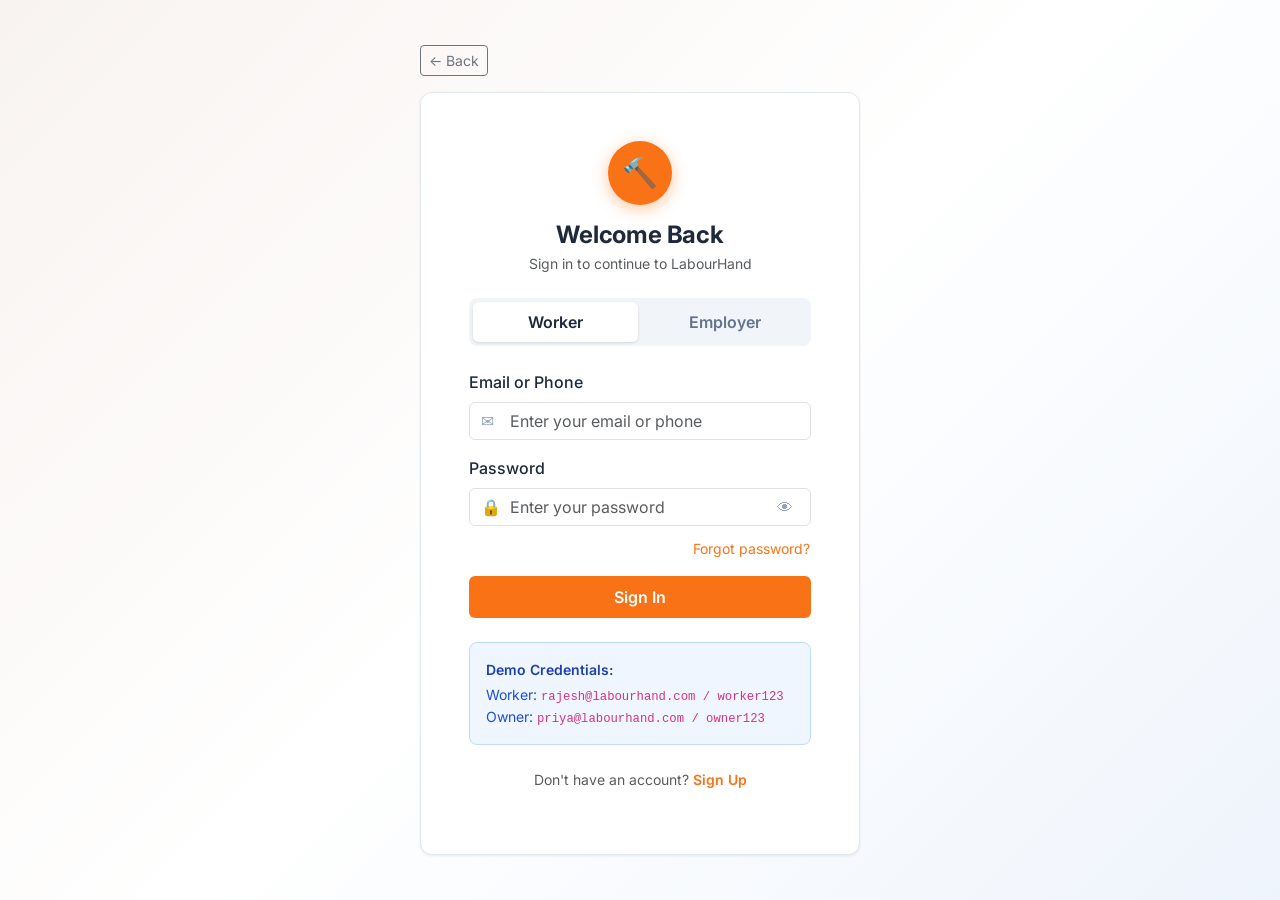
<file: simple-frontend/owner-profile.html>
<!DOCTYPE html>
<html lang="en">

<head>
  <meta charset="UTF-8" />
  <meta name="viewport" content="width=device-width, initial-scale=1.0" />
  <title>Employer Profile – LabourHand</title>
  <link href="https://cdn.jsdelivr.net/npm/bootstrap@5.3.3/dist/css/bootstrap.min.css" rel="stylesheet" />
  <link rel="stylesheet" href="css/styles.css" />
</head>

<body>

  <header class="bg-white border-bottom sticky-top" style="z-index:200;">
    <div class="d-flex align-items-center px-3 py-2 gap-3" style="max-width:900px;margin:auto;">
      <button onclick="history.back()" class="btn btn-sm btn-outline-secondary">&larr; Back</button>
      <h6 class="mb-0 fw-bold">Employer Profile</h6>
    </div>
  </header>

  <div class="d-md-flex" style="max-width:1100px;margin:auto;">
    <!-- Sidebar -->
    <aside class="lh-sidebar">
      <!-- JS-rendered -->
    </aside>

    <main class="flex-grow-1 p-3 p-md-4 lh-page-body" style="max-width:740px;">

      <!-- Profile Card -->
      <div id="profile-card" class="mb-4">
        <!-- JS -->
      </div>

      <!-- Company Details -->
      <section class="mb-4">
        <h5 class="lh-section-title">Company / Business Details</h5>
        <div class="lh-card p-4">
          <form id="owner-form">
            <div id="owner-alert" class="alert d-none py-2 small"></div>

            <div class="mb-3">
              <label class="form-label fw-medium">Business / Company Name</label>
              <input type="text" id="owner-company" class="form-control" placeholder="e.g. Company Name" />
            </div>

            <div class="mb-3">
              <label class="form-label fw-medium">Full Name</label>
              <input type="text" id="owner-name" class="form-control" readonly />
              <small class="text-muted">Name is managed via account settings.</small>
            </div>

            <button type="submit" id="owner-submit" class="btn fw-semibold w-100"
              style="background:var(--lh-primary);color:#fff;">Save Details</button>
          </form>
        </div>
      </section>

      <!-- Recent Activity or Stats -->
      <section class="mb-4">
        <h5 class="lh-section-title">Account Statistics</h5>
        <div id="profile-stats" class="row g-3">
          <!-- JS -->
        </div>
      </section>

    </main>
  </div>

  <!-- Bottom Nav -->
  <nav class="lh-bottom-nav d-md-none">
    <!-- JS-rendered -->
  </nav>

  <script src="https://cdn.jsdelivr.net/npm/bootstrap@5.3.3/dist/js/bootstrap.bundle.min.js"></script>
  <script src="js/session.js"></script>
  <script src="js/router.js"></script>
  <script src="js/apiService.js"></script>
  <script src="js/dataMapper.js"></script>
  <script src="js/mockTest.js"></script>
  <script>
    Router.requireAuth();

    const user = SessionManager.getCurrentUser();
    SessionManager.initCommonUI();

    async function loadProfile() {
      DataMapper.showSpinner('#profile-card');
      try {
        // Use general /me endpoint to get full user details including role-specific profile
        const u = await Api.user.getMe();

        document.getElementById('profile-card').innerHTML = `
        <div class="lh-card p-4">
          <div class="d-flex align-items-start gap-4">
            ${DataMapper.avatar(u.avatar, u.name, 80)}
            <div class="flex-grow-1">
              <div class="d-flex align-items-center gap-2 flex-wrap mb-1">
                <h3 class="mb-0 fw-bold">${u.name}</h3>
                ${u.verified ? '<span class="lh-verified">✔ Verified Employer</span>' : ''}
              </div>
              <p class="text-muted mb-2">Employer • <span class="badge bg-secondary">User ID: ${u.id}</span></p>
              <p class="mb-0 small">Email: ${u.email}</p>
              <p class="mb-0 small">Phone: ${u.phone || '—'}</p>
            </div>
          </div>
        </div>`;

        // Fill form
        document.getElementById('owner-name').value = u.name;
        if (u.ownerProfile) {
          document.getElementById('owner-company').value = u.ownerProfile.companyName || '';

          document.getElementById('profile-stats').innerHTML = [
            { label: 'Projects Posted', val: u.ownerProfile.projectsPosted || 0 },
            { label: 'Member Since', val: DataMapper.timeAgo(u.createdAt) },
            { label: 'Account Status', val: u.verified ? 'Verified' : 'Pending' }
          ].map(s => `
            <div class="col-4">
              <div class="lh-card p-3 text-center">
                <p class="h5 fw-bold mb-0">${s.val}</p>
                <small class="text-muted">${s.label}</small>
              </div>
            </div>`).join('');
        }

      } catch (err) {
        DataMapper.showError('#profile-card', `Could not load profile: ${err.message}`);
      }
    }

    document.getElementById('owner-form').addEventListener('submit', async (e) => {
      e.preventDefault();
      const alertBox = document.getElementById('owner-alert');
      const btn = document.getElementById('owner-submit');
      alertBox.classList.add('d-none');
      btn.disabled = true; btn.textContent = 'Saving...';

      try {
        // We might need a specific endpoint for updating owner profile or use updateMe
        await Api.user.updateMe({
          ownerProfile: {
            companyName: document.getElementById('owner-company').value.trim()
          }
        });
        alertBox.textContent = "Profile updated successfully!";
        alertBox.classList.remove('d-none', 'alert-danger');
        alertBox.classList.add('alert-success');
      } catch (err) {
        alertBox.textContent = `Error: ${err.message}`;
        alertBox.classList.remove('d-none', 'alert-success');
        alertBox.classList.add('alert-danger');
      } finally {
        btn.disabled = false; btn.textContent = 'Save Details';
      }
    });

    loadProfile();
  </script>
</body>

</html>
</file>
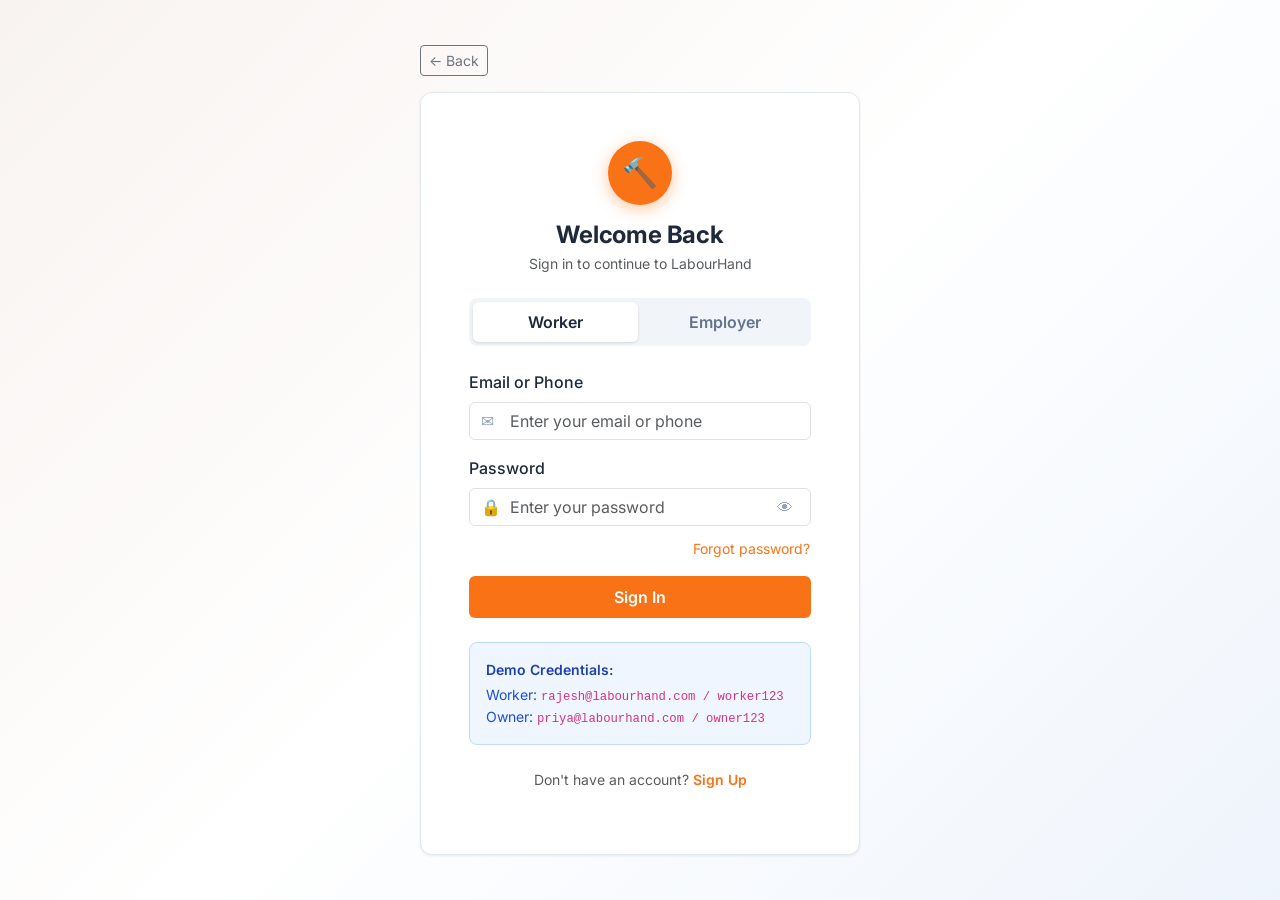
<file: simple-frontend/project.html>
<!DOCTYPE html>
<html lang="en">
<head>
  <meta charset="UTF-8" />
  <meta name="viewport" content="width=device-width, initial-scale=1.0" />
  <title>Project Details – LabourHand</title>
  <link href="https://cdn.jsdelivr.net/npm/bootstrap@5.3.3/dist/css/bootstrap.min.css" rel="stylesheet" />
  <link rel="stylesheet" href="css/styles.css" />
</head>
<body>

<!-- Header -->
<header class="bg-white border-bottom sticky-top" style="z-index:200;">
  <div class="d-flex align-items-center px-3 py-2 gap-3" style="max-width:900px;margin:auto;">
    <button onclick="history.back()" class="btn btn-sm btn-outline-secondary">&larr; Back</button>
    <h6 class="mb-0 fw-bold flex-grow-1" id="hdr-title">Project Details</h6>
  </div>
</header>

<div class="px-3 py-3 lh-page-body" style="max-width:900px;margin:auto;">

  <!-- Project card -->
  <div id="project-card">
    <!-- JS-rendered -->
  </div>

  <!-- Bids section -->
  <section class="mb-4" id="bids-section" style="display:none;">
    <h5 class="lh-section-title">Bids Received</h5>
    <div id="bids-table"><!-- JS bids table --></div>
  </section>

  <!-- Sprint Timeline (Project Updates) -->
  <section class="mb-4" id="sprint-timeline-section" style="display:none;">
    <div class="d-flex justify-content-between align-items-center mb-3">
      <h5 class="lh-section-title mb-0">Project Timeline & Updates</h5>
    </div>
    
    <div class="lh-card p-3 mb-3">
      <div id="timeline-feed" class="d-flex flex-column gap-3 mb-3" style="max-height: 400px; overflow-y: auto;">
        <!-- JS Timeline Bubbles -->
      </div>
      
      <hr />
      
      <form id="progress-form">
        <label class="form-label fw-medium mb-1">Post an Update 💬</label>
        <div class="d-flex gap-2 align-items-center fw-medium mt-1 mb-2 text-primary" style="font-size: 0.9rem;">
          Progress: <input type="range" id="progress-slider" min="0" max="100" class="form-range w-50" />
          <span id="progress-val">X%</span>
        </div>
        <textarea id="progress-comment" class="form-control mb-2" rows="2" placeholder="What was completed? Any blockers?" required></textarea>
        
        <!-- Payment Demand (Worker Only) -->
        <div id="demand-section" class="mb-3 d-none p-2 border rounded bg-light">
          <div class="form-check form-switch mb-2">
            <input class="form-check-input" type="checkbox" id="demand-check">
            <label class="form-check-label fw-medium text-dark small" for="demand-check">Demand Milestone Payment</label>
          </div>
          <div id="demand-amount-wrapper" class="d-none">
            <div class="input-group input-group-sm">
              <span class="input-group-text">₹</span>
              <input type="number" id="demand-amount" class="form-control" placeholder="Amount (e.g. 5000)">
            </div>
            <small class="text-muted" style="font-size:0.7rem;">Do not demand more than the remaining project budget.</small>
          </div>
        </div>

        <button type="submit" class="btn btn-sm btn-primary w-100 fw-bold" id="progress-submit">Post update</button>
        <div id="progress-err" class="text-danger small mt-2 d-none"></div>
      </form>
    </div>
  </section>

  <!-- Place a Bid (worker) -->
  <section id="place-bid-section" style="display:none;">
    <div class="lh-card p-4">
      <h5 class="lh-section-title">Place Your Bid</h5>
      <div id="bid-success" class="alert alert-success d-none py-2 small"></div>
      <div id="bid-error"   class="alert alert-danger  d-none py-2 small"></div>
      <form id="bid-form">
        <div class="row g-3 mb-3">
          <div class="col-sm-6">
            <label class="form-label fw-medium">Your Bid Amount (₹)</label>
            <input type="number" id="bid-amount" class="form-control" placeholder="12000" required />
          </div>
          <div class="col-sm-6">
            <label class="form-label fw-medium">Estimated Days</label>
            <input type="number" id="bid-days" class="form-control" placeholder="7" required />
          </div>
        </div>
        <div class="mb-3">
          <label class="form-label fw-medium">👥 Team Member User IDs <span class="text-muted fw-normal">(Optional)</span></label>
          <input type="text" id="bid-team" class="form-control" placeholder="e.g. 5, 12, 8 (comma separated)" />
          <small class="text-muted">You will automatically be included. Leave blank to bid alone.</small>
        </div>
        <div class="mb-3">
          <label class="form-label fw-medium">Proposal Message</label>
          <textarea id="bid-message" class="form-control" rows="3" placeholder="Describe your experience and approach…" required></textarea>
        </div>
        <button type="submit" class="btn fw-semibold px-4" style="background:var(--lh-primary);color:#fff;" id="bid-submit">
          Submit Bid
        </button>
      </form>
    </div>
  </section>

</div>

<!-- Bottom Nav -->
<nav class="lh-bottom-nav d-md-none">
  <a href="dashboard.html">🏠<span>Home</span></a>
  <a href="my-bids.html">📋<span>My Bids</span></a>
  <a href="messages.html">💬<span>Messages</span></a>
</nav>

<!-- Payment Modal (Employer) -->
<div class="modal fade" id="paymentModal" tabindex="-1">
  <div class="modal-dialog">
    <div class="modal-content">
      <div class="modal-header">
        <h5 class="modal-title fw-bold">Make Payment</h5>
        <button type="button" class="btn-close" data-bs-dismiss="modal"></button>
      </div>
      <div class="modal-body text-center">
        <h3 class="mb-3" id="pay-modal-amount">₹0</h3>
        <p class="text-muted small">Choose your payment method to clear this milestone.</p>
        
        <input type="hidden" id="pay-modal-update-id" />
        
        <div class="d-grid gap-2 mt-4">
          <button class="btn btn-primary fw-semibold" id="btn-pay-online">Pay Online (Razorpay Test)</button>
          <button class="btn btn-outline-success fw-semibold" id="btn-pay-cash">Mark as Paid in Cash</button>
        </div>
        <div id="pay-modal-error" class="text-danger small mt-3 d-none"></div>

        <!-- Test Card Helper -->
        <div class="mt-4 text-start border-top pt-3">
          <button class="btn btn-sm btn-link text-decoration-none p-0 text-primary fw-bold" type="button" data-bs-toggle="collapse" data-bs-target="#testCardInfo">
            ℹ️ Show Test Card Details
          </button>
          <div class="collapse mt-2" id="testCardInfo">
            <div class="card card-body bg-light border-0 small py-2 px-3 shadow-sm">
              <div class="mb-2 text-muted fw-bold" style="font-size: 0.7rem;">RAZORPAY TEST CARDS</div>
              <div class="d-flex justify-content-between align-items-center mb-1">
                <code>4100 2800 0000 1007</code>
                <span class="badge bg-white text-dark border">Visa</span>
              </div>
              <div class="d-flex justify-content-between align-items-center mb-1">
                <code>5500 6700 0000 1002</code>
                <span class="badge bg-white text-dark border">Mastercard</span>
              </div>
              <div class="d-flex justify-content-between align-items-center">
                <code>6527 6589 0000 1005</code>
                <span class="badge bg-white text-dark border">RuPay</span>
              </div>
              <div class="mt-2 text-muted" style="font-size: 0.75rem;">
                <strong>CVV:</strong> 123 | <strong>Expiry:</strong> 12/30
              </div>
            </div>
          </div>
        </div>
      </div>
    </div>
  </div>
</div>

<!-- Completion Modal -->
<div class="modal fade" id="completionModal" tabindex="-1">
  <div class="modal-dialog">
    <div class="modal-content">
      <div class="modal-header">
        <h5 class="modal-title fw-bold">Project Completion</h5>
        <button type="button" class="btn-close" data-bs-dismiss="modal"></button>
      </div>
      <div class="modal-body">
        <p>You are marking this project as 100% complete. There is a remaining balance of <strong id="completion-balance">₹0</strong> that must be cleared before completion.</p>
        <div class="alert alert-warning small">Once you clear the balance, the project status will be updated to COMPLETED.</div>
        <button class="btn btn-primary w-100 fw-bold" id="btn-pay-remaining">Pay Remaining Balance & Complete</button>
      </div>
    </div>
  </div>
</div>

<!-- Completion Modal -->
<div class="modal fade" id="completionModal" tabindex="-1">
  <div class="modal-dialog">
    <div class="modal-content">
      <div class="modal-header">
        <h5 class="modal-title fw-bold">Project Completion</h5>
        <button type="button" class="btn-close" data-bs-dismiss="modal"></button>
      </div>
      <div class="modal-body">
        <p>You are marking this project as 100% complete. There is a remaining balance of <strong id="completion-balance">₹0</strong> that must be cleared before completion.</p>
        <div class="alert alert-warning small">Once you clear the balance, the project status will be updated to COMPLETED.</div>
        <button class="btn btn-primary w-100 fw-bold" id="btn-pay-remaining">Pay Remaining Balance & Complete</button>
      </div>
    </div>
  </div>
</div>

<!-- Mock Razorpay Modal -->
<div class="modal fade" id="mockRazorpayModal" tabindex="-1" data-bs-backdrop="static">
  <div class="modal-dialog modal-dialog-centered" style="max-width: 400px;">
    <div class="modal-content border-0 shadow-lg overflow-hidden">
      <!-- Razorpay Header -->
      <div class="p-3 d-flex align-items-center justify-content-between" style="background: #232c3d; color: #fff;">
        <div class="d-flex align-items-center gap-2">
          <img src="https://ui-avatars.com/api/?name=LH&background=f97316&color=fff" class="rounded" style="width:32px; height:32px;" />
          <div>
            <div class="fw-bold" style="font-size: 0.9rem;">LabourHand</div>
            <div style="font-size: 0.7rem; opacity: 0.8;">Payment for Milestone</div>
          </div>
        </div>
        <div class="text-end">
          <div class="fw-bold" id="rzp-amount-display">₹0</div>
          <div style="font-size: 0.6rem; opacity: 0.6;">English | Help</div>
        </div>
      </div>

      <div class="modal-body p-0 bg-light" id="rzp-body" style="min-height: 350px;">
        <!-- Step 1: Selection -->
        <div id="rzp-step-select" class="p-4">
          <div class="mb-4">
            <label class="form-label text-muted small fw-bold mb-1">CONTACT INFORMATION</label>
            <div class="p-2 bg-white border rounded d-flex justify-content-between align-items-center">
              <span class="small">+91 9876543210</span>
              <a href="#" class="text-primary small text-decoration-none fw-bold">EDIT</a>
            </div>
          </div>

          <label class="form-label text-muted small fw-bold mb-3">PREFERRED PAYMENT METHODS</label>
          <div class="list-group list-group-flush border rounded overflow-hidden">
            <button class="list-group-item list-group-item-action d-flex align-items-center gap-3 py-3" onclick="rzpGoTo('upi')">
              <span class="fs-4">📱</span>
              <div class="flex-grow-1">
                <div class="fw-bold small">UPI</div>
                <div class="text-muted" style="font-size: 0.7rem;">Google Pay, PhonePe, Paytm</div>
              </div>
              <span class="text-muted small">➔</span>
            </button>
            <button class="list-group-item list-group-item-action d-flex align-items-center gap-3 py-3" onclick="rzpGoTo('card')">
              <span class="fs-4">💳</span>
              <div class="flex-grow-1">
                <div class="fw-bold small">Card</div>
                <div class="text-muted" style="font-size: 0.7rem;">Visa, MasterCard, RuPay</div>
              </div>
              <span class="text-muted small">➔</span>
            </button>
          </div>
          <div class="mt-4 text-center">
            <img src="https://upload.wikimedia.org/wikipedia/commons/b/b5/Razorpay_logo.svg" style="height: 15px; opacity: 0.5;" />
          </div>
        </div>

        <!-- Step 2: UPI QR / VPA -->
        <div id="rzp-step-upi" class="p-4 d-none">
           <div class="mb-3">
             <a href="#" class="text-decoration-none small fw-bold text-primary" onclick="rzpGoTo('select')">← BACK</a>
           </div>
           <div class="text-center mb-4">
             <div class="bg-white p-3 d-inline-block border rounded mb-2">
               <img src="https://api.qrserver.com/v1/create-qr-code/?size=150x150&data=MockRazorpayPayment" style="width: 150px;" />
             </div>
             <div class="fw-bold small">Scan QR with any UPI App</div>
           </div>
           <div class="d-grid gap-2">
             <button class="btn btn-primary fw-bold py-2" onclick="rzpStartProcessing()">PAY NOW</button>
           </div>
        </div>

        <!-- Step 3: Processing -->
        <div id="rzp-step-processing" class="d-none d-flex flex-column align-items-center justify-content-center p-5" style="height: 350px;">
           <div class="spinner-border text-primary mb-3" style="width: 3rem; height: 3rem;" role="status"></div>
           <div class="fw-bold text-muted">Authorizing Payment...</div>
           <small class="text-muted mt-2">Do not close this window</small>
        </div>

        <!-- Step 4: Success -->
        <div id="rzp-step-success" class="d-none d-flex flex-column align-items-center justify-content-center p-5 text-center" style="height: 350px;">
           <div class="bg-success text-white rounded-circle d-flex align-items-center justify-content-center mb-4" style="width: 80px; height: 80px;">
             <span class="fs-1">✓</span>
           </div>
           <h4 class="fw-bold text-success mb-2">Payment Successful</h4>
           <p class="text-muted small">The funds have been added to the worker's earnings.</p>
           <div class="mt-3 text-muted small fw-bold">Ref ID: <span id="rzp-success-ref">#...</span></div>
        </div>
      </div>
    </div>
  </div>
</div>

<!-- Rating Modal -->
<div class="modal fade" id="ratingModal" tabindex="-1">
  <div class="modal-dialog modal-dialog-centered">
    <div class="modal-content">
      <div class="modal-header">
        <h5 class="modal-title fw-bold">Rate Your Worker</h5>
        <button type="button" class="btn-close" data-bs-dismiss="modal"></button>
      </div>
      <div class="modal-body text-center p-4">
        <p class="text-muted">Congratulations! The project is finished. How was your experience with <strong id="rating-worker-name">...</strong>?</p>
        
        <div class="d-flex justify-content-center gap-2 mb-4 fs-1" id="star-rating">
          <span class="lh-star" data-val="1" onclick="setRating(1)">☆</span>
          <span class="lh-star" data-val="2" onclick="setRating(2)">☆</span>
          <span class="lh-star" data-val="3" onclick="setRating(3)">☆</span>
          <span class="lh-star" data-val="4" onclick="setRating(4)">☆</span>
          <span class="lh-star" data-val="5" onclick="setRating(5)">☆</span>
        </div>
        
        <textarea id="rating-comment" class="form-control mb-3" rows="3" placeholder="Write a brief review..."></textarea>
        
        <button class="btn btn-primary w-100 fw-bold py-2" id="btn-submit-rating">Submit Review</button>
      </div>
    </div>
  </div>
</div>

<style>
  .lh-star { cursor: pointer; color: #ccc; transition: 0.2s; }
  .lh-star.active { color: #f59e0b; }
  @media print {
    body * { visibility: hidden; }
    #budget-card, #budget-card * { visibility: visible; }
    #budget-card { position: absolute; left: 0; top: 0; width: 100%; }
    .btn, .lh-bottom-nav, header { display: none !important; }
  }
</style>


<script src="https://checkout.razorpay.com/v1/checkout.js"></script>
<script src="https://cdn.jsdelivr.net/npm/bootstrap@5.3.3/dist/js/bootstrap.bundle.min.js"></script>
<script src="js/session.js"></script>
<script src="js/router.js"></script>
<script src="js/notify.js"></script>
<script src="js/apiService.js"></script>
<script src="js/dataMapper.js"></script>
<script src="js/mockTest.js"></script>
<script>
  Router.requireAuth();

  const projectId = Router.param('id');
  const user      = SessionManager.getCurrentUser();
  const isOwner   = user?.role === 'owner';

  async function loadProject() {
    DataMapper.showSpinner('#project-card');
    try {
      const p = await Api.project.getById(projectId);
      document.getElementById('hdr-title').textContent = p.title;

      document.getElementById('project-card').innerHTML = `
        <div class="lh-card p-4 mb-4">
          <div class="d-flex justify-content-between align-items-start mb-3">
            <h4 class="fw-bold mb-0">${p.title}</h4>
            ${DataMapper.statusBadge(p.status)}
          </div>
          <p class="text-muted mb-3">${p.description || ''}</p>
          <div class="row g-3 mb-3">
            <div class="col-6 col-md-3">
              <small class="text-muted d-block">Budget</small>
              <span class="fw-bold" style="color:var(--lh-primary)">${DataMapper.currency(p.budget)}</span>
            </div>
            <div class="col-6 col-md-3">
              <small class="text-muted d-block">Timeline</small>
              <span class="fw-bold">${p.timelineDays || '?'} days</span>
            </div>
            <div class="col-6 col-md-3">
              <small class="text-muted d-block">Category</small>
              <span class="fw-bold">${p.category || '—'}</span>
            </div>
            <div class="col-6 col-md-3">
              <small class="text-muted d-block">Bids</small>
              <span class="fw-bold">${p.bidCount || 0}</span>
            </div>
          </div>
          <div class="mb-3">
            <small class="text-muted">📍 ${p.location}</small>
            ${p.distanceKm != null ? `<small class="ms-3 text-secondary fw-semibold">${p.distanceKm.toFixed(1)} km away</small>` : ''}
          </div>
          <div class="mb-1"><small class="text-muted">Progress</small></div>
          ${DataMapper.progressBar(p.progress || 0)}
          <div class="mt-3 d-flex gap-2 flex-wrap">
            <span class="badge bg-light text-dark">Posted ${DataMapper.timeAgo(p.postedAt)}</span>
            <span class="badge bg-light text-dark">By ${p.ownerName || 'Employer'}</span>
            ${p.deadline ? `<span class="badge bg-light text-dark">Deadline ${p.deadline}</span>` : ''}
          </div>
        </div>
        
        <!-- Budget Tracking Card (only if bid accepted) -->
        <div id="budget-card" class="lh-card p-4 mb-4 d-none">
          <div class="d-flex justify-content-between align-items-center mb-3">
            <h5 class="fw-bold mb-0">Financial Tracking</h5>
            ${isOwner ? `<button class="btn btn-sm btn-outline-primary fw-bold" onclick="openDirectPaymentModal()">💸 Make Payment</button>` : ''}
          </div>
          <div class="row g-3 mb-4">
            <div class="col-4 text-center border-end">
              <small class="text-muted d-block">Contract Value</small>
              <span class="fw-bold fs-5" id="budget-total">₹0</span>
            </div>
            <div class="col-4 text-center border-end">
              <small class="text-muted d-block">Paid So Far</small>
              <span class="fw-bold fs-5 text-success" id="budget-paid">₹0</span>
            </div>
            <div class="col-4 text-center">
              <small class="text-muted d-block">Remaining</small>
              <span class="fw-bold fs-5 text-danger" id="budget-remaining">₹0</span>
            </div>
          </div>

          <!-- Payment History List -->
          <div class="border-top pt-3">
             <div class="d-flex justify-content-between align-items-center mb-2">
                <h6 class="fw-bold mb-0">Payment Ledger</h6>
                <button class="btn btn-sm btn-light border" onclick="window.print()">🖨️ Download Statement</button>
             </div>
             <div id="payment-history-list" class="small">
                <!-- JS-rendered -->
                <div class="text-muted text-center py-2">No payments recorded yet.</div>
             </div>
          </div>
        </div>
        `;

      // Owner: show bids
      if (isOwner && p.status === 'OPEN_FOR_BIDS') {
        document.getElementById('bids-section').style.display = '';
        loadBids(p.id);
      } else if (p.status === 'OPEN_FOR_BIDS' && !isOwner) {
        // Worker: show bid form
        document.getElementById('place-bid-section').style.display = '';
        document.getElementById('bid-form').dataset.projectId = p.id;
      }
      
      // If IN_PROGRESS or COMPLETED, show Timeline to participants
      if (p.status === 'IN_PROGRESS' || p.status === 'COMPLETED' || p.status === 'PAYMENT_VERIFIED') {
        // Show Budget Card
        if (p.acceptedBidAmount) {
            document.getElementById('budget-card').classList.remove('d-none');
            document.getElementById('budget-total').textContent = DataMapper.currency(p.acceptedBidAmount);
            document.getElementById('budget-paid').textContent = DataMapper.currency(p.acceptedBidPaid);
            const remaining = p.acceptedBidAmount - p.acceptedBidPaid;
            document.getElementById('budget-remaining').textContent = DataMapper.currency(remaining);
            document.getElementById('budget-remaining').dataset.value = remaining;
        }

        document.getElementById('sprint-timeline-section').style.display = '';
        document.getElementById('progress-slider').value = p.progress;
        document.getElementById('progress-val').textContent = p.progress + '%';
        if (!isOwner) {
            document.getElementById('demand-section').classList.remove('d-none');
        }
        loadTimeline(p.id);
        loadPaymentHistory(p.id);

        // Check if project is COMPLETED and owner hasn't rated yet
        if (isOwner && (p.status === 'COMPLETED' || p.status === 'PAYMENT_VERIFIED')) {
             checkAndShowRatingModal(p);
        }
      }
    } catch (err) {
      DataMapper.showError('#project-card', `Could not load project: ${err.message}`);
    }
  }

  async function loadBids(pid) {
    DataMapper.showSpinner('#bids-table');
    try {
      const bids = await Api.bid.getProjectBids(pid);
      DataMapper.toTable('#bids-table', bids, [
        { label: 'Worker',   key: 'workerName' },
        { label: 'Team',     key: 'teamWorkerIds', render: arr => Array.isArray(arr) && arr.length > 0 ? '+'+arr.length : 'Solo' },
        { label: 'Amount',   key: 'amount',        render: v => DataMapper.currency(v) },
        { label: 'Days',     key: 'estimatedDays' },
        { label: 'Rating',   key: 'workerRating',  render: v => `⭐ ${v}` },
        { label: 'Status',   key: 'status',        render: v => DataMapper.statusBadge(v) },
        { label: 'Actions',  key: 'id',            render: (id, row) =>
            row.status === 'PENDING'
              ? `<button class='btn btn-sm btn-success me-1' onclick='acceptBid(${id})'>Accept</button>
                 <button class='btn btn-sm btn-outline-danger' onclick='rejectBid(${id})'>Reject</button>`
              : '—'
        },
      ]);
    } catch { DataMapper.showError('#bids-table', 'Could not load bids.'); }
  }

  async function acceptBid(id) {
    Notify.confirm('Accept this bid? This will assign the worker and start the project.', async () => {
      try { await Api.bid.accept(id); location.reload(); }
      catch (err) { Notify.error(`Error: ${err.message}`); }
    });
  }
  async function rejectBid(id) {
    Notify.confirm('Reject this bid?', async () => {
      try { await Api.bid.reject(id); location.reload(); }
      catch (err) { Notify.error(`Error: ${err.message}`); }
    });
  }

  /* Place bid form */
  document.getElementById('bid-form').addEventListener('submit', async (e) => {
    e.preventDefault();
    const btn    = document.getElementById('bid-submit');
    const errBox = document.getElementById('bid-error');
    const okBox  = document.getElementById('bid-success');
    errBox.classList.add('d-none');
    okBox.classList.add('d-none');
    btn.disabled = true; btn.textContent = 'Submitting…';

    try {
      const txt = document.getElementById('bid-team')?.value || '';
      const teamArr = txt.split(',').map(s => parseInt(s.trim(), 10)).filter(n => !isNaN(n));
      await Api.bid.place({
        projectId:    Number(projectId),
        amount:       Number(document.getElementById('bid-amount').value),
        estimatedDays: Number(document.getElementById('bid-days').value),
        message:      document.getElementById('bid-message').value.trim(),
        teamWorkerIds: teamArr
      });
      okBox.textContent = '✅ Bid placed successfully!';
      okBox.classList.remove('d-none');
      document.getElementById('bid-form').reset();
    } catch (err) {
      errBox.textContent = `Failed to place bid: ${err.message}`;
      errBox.classList.remove('d-none');
    } finally {
      btn.disabled = false; btn.textContent = 'Submit Bid';
    }
  });

  /* Timeline Logic */
  document.getElementById('progress-slider').addEventListener('input', e => {
    document.getElementById('progress-val').textContent = e.target.value + '%';
  });

  document.getElementById('demand-check').addEventListener('change', e => {
      const w = document.getElementById('demand-amount-wrapper');
      if (e.target.checked) {
          w.classList.remove('d-none');
          document.getElementById('demand-amount').required = true;
      } else {
          w.classList.add('d-none');
          document.getElementById('demand-amount').required = false;
      }
  });

  document.getElementById('progress-form').addEventListener('submit', async (e) => {
    e.preventDefault();
    const btn = document.getElementById('progress-submit');
    const errBox = document.getElementById('progress-err');
    errBox.classList.add('d-none');
    btn.disabled = true; btn.textContent = 'Posting...';

    const demandDemanded = document.getElementById('demand-check').checked;
    const demandAmount = document.getElementById('demand-amount').value;
    const progress = Number(document.getElementById('progress-slider').value);

    // Enforcement: If 100% progress but remaining balance > 0
    if (progress === 100 && isOwner) {
        const remaining = Number(document.getElementById('budget-remaining').dataset.value || 0);
        if (remaining > 0) {
            btn.disabled = false; btn.textContent = 'Post update';
            document.getElementById('completion-balance').textContent = DataMapper.currency(remaining);
            new bootstrap.Modal(document.getElementById('completionModal')).show();
            
            document.getElementById('btn-pay-remaining').onclick = () => {
                bootstrap.Modal.getInstance(document.getElementById('completionModal')).hide();
                openDirectPaymentModal(remaining, true); // true = complete project after payment
            };
            return;
        }
    }

    try {
      await Api.project.postUpdate(projectId, {
        progressPercentage: progress,
        comment: document.getElementById('progress-comment').value.trim(),
        paymentDemanded: demandDemanded,
        demandAmount: demandDemanded ? Number(demandAmount) : null
      });
      document.getElementById('progress-comment').value = '';
      document.getElementById('demand-check').checked = false;
      document.getElementById('demand-amount-wrapper').classList.add('d-none');
      document.getElementById('demand-amount').value = '';
      loadProject(); // Reload project to update master progress bar
      loadTimeline(projectId);
    } catch (err) {
      errBox.textContent = err.message;
      errBox.classList.remove('d-none');
    } finally {
      btn.disabled = false; btn.textContent = 'Post update';
    }
  });

  async function loadTimeline(pid) {
    const feed = document.getElementById('timeline-feed');
    try {
      const updates = await Api.project.getUpdates(pid);
      if (!updates || updates.length === 0) {
        feed.innerHTML = '<div class="text-center text-muted py-3 small">No updates yet. Start the conversation!</div>';
        return;
      }
      feed.innerHTML = updates.map(u => {
        const isMe = u.userId === user.id;
        const align = isMe ? 'text-end' : 'text-start';
        const color = isMe ? 'bg-primary text-white' : 'bg-light text-dark';
        
        let demandBadge = '';
        if (u.paymentDemanded) {
            const isPaid = u.paymentStatus && u.paymentStatus !== 'PENDING';
            demandBadge = `
                <div class="mt-2 p-2 rounded bg-white text-dark border d-flex flex-column" style="font-size:0.8rem; text-align:left;">
                    <div class="d-flex justify-content-between align-items-center mb-1">
                        <span class="fw-bold">Milestone Payment</span>
                        ${isPaid ? '<span class="badge bg-success">PAID</span>' : '<span class="badge bg-warning text-dark">PENDING</span>'}
                    </div>
                    <div class="fs-6 fw-bold" style="color:var(--lh-primary)">${DataMapper.currency(u.demandAmount)}</div>
                    ${!isPaid && isOwner ? `<button class="btn btn-sm btn-dark mt-2 w-100 fw-bold" onclick="openPaymentModal(${u.id}, ${u.demandAmount})">Pay Now</button>` : ''}
                </div>
            `;
        }

        return `
          <div class="d-flex flex-column ${align}">
            <small class="text-muted mb-1" style="font-size:0.75rem;">
               <span class="fw-bold">${u.userName || 'User'}</span>
               ${u.userRole === 'OWNER' ? ' <span class="badge bg-secondary" style="font-size:0.6rem">Employer</span>' : ''} •
               ${DataMapper.timeAgo(u.createdAt)}
            </small>
            <div class="d-inline-block px-3 py-2 rounded-3 ${color}" style="max-width:85%; width:fit-content; ${isMe ? 'align-self:flex-end;' : 'align-self:flex-start;'}">
              <div class="small mb-1 opacity-75 fw-semibold" style="font-size: 0.75rem;">Progress: <span class="badge bg-white text-dark">${u.progressPercentage || 0}%</span></div>
              <div class="mb-0" style="font-size:0.9rem;">${u.comment}</div>
              ${demandBadge}
            </div>
          </div>
        `;
      }).join('');
      // Scroll to bottom
      feed.scrollTop = feed.scrollHeight;
    } catch (err) {
      feed.innerHTML = `<span class="text-danger small">Failed to load timeline.</span>`;
    }
  }

  if (!projectId) {
    document.getElementById('project-card').innerHTML = '<div class="alert alert-warning">No project ID provided.</div>';
  } else {
    loadProject();
  }

  /* Payment Modal Flow */
  let paymentModalObj = null;
  let isFinalPayment = false;

  function openDirectPaymentModal(amount = 0, final = false) {
      isFinalPayment = final;
      if (amount === 0) {
          const remaining = Number(document.getElementById('budget-remaining').dataset.value || 0);
          Notify.prompt("Enter amount to pay to worker:", remaining, (val) => {
              const num = Number(val);
              if (val === null || isNaN(num) || num <= 0) return;
              openPaymentModal(null, num);
          });
      } else {
          openPaymentModal(null, Number(amount));
      }
  }

  function openPaymentModal(updateId, amount) {
      if (!paymentModalObj) {
          paymentModalObj = new bootstrap.Modal(document.getElementById('paymentModal'));
      }
      document.getElementById('pay-modal-amount').textContent = DataMapper.currency(amount);
      document.getElementById('pay-modal-update-id').value = updateId || '';
      document.getElementById('pay-modal-error').classList.add('d-none');
      paymentModalObj.show();
  }

  async function processPaymentAPI(method, refId) {
      const updateId = document.getElementById('pay-modal-update-id').value;
      const amountStr = document.getElementById('pay-modal-amount').textContent.replace(/[^0-9.]/g, '');
      const amount = Number(amountStr);

      try {
          await Api.project.payUpdate(projectId, {
              progressUpdateId: updateId ? Number(updateId) : null,
              amount: amount,
              paymentMethod: method,
              referenceId: refId
          });
          paymentModalObj.hide();

          if (isFinalPayment) {
              // Now we can set project to 100% and COMPLETED
              await Api.project.postUpdate(projectId, {
                  progressPercentage: 100,
                  comment: "Project fully completed and final payment cleared.",
                  paymentDemanded: false
              });
              Notify.success("Project Completed Successfully!");
              setTimeout(() => location.reload(), 1500);
          } else {
              Notify.success("Payment Recorded!");
              loadProject();
              loadTimeline(projectId);
          }
      } catch (err) {
          const errBox = document.getElementById('pay-modal-error');
          errBox.textContent = `Payment recording failed: ${err.message}`;
          errBox.classList.remove('d-none');
          Notify.error(`Payment failed: ${err.message}`);
      }
  }

  document.getElementById('btn-pay-cash').addEventListener('click', async () => {
      Notify.confirm('Mark this milestone as paid in CASH? Ensure you have actually given the cash to the worker.', async () => {
          document.getElementById('btn-pay-cash').textContent = 'Processing...';
          document.getElementById('btn-pay-cash').disabled = true;
          await processPaymentAPI('CASH', 'CASH-' + Date.now());
          document.getElementById('btn-pay-cash').textContent = 'Mark as Paid in Cash';
          document.getElementById('btn-pay-cash').disabled = false;
      });
  });

  // RAZORPAY CONFIGURATION
  const RZP_KEY_ID = "rzp_test_Sjfut8nV5mpDUe"; // Updated with your test key

  document.getElementById('btn-pay-online').addEventListener('click', () => {
      const amountStr = document.getElementById('pay-modal-amount').textContent.replace(/[^0-9.]/g, '');
      const amount = Number(amountStr);
      
      const options = {
          "key": RZP_KEY_ID,
          "amount": amount * 100, // in paise
          "currency": "INR",
          "name": "LabourHand",
          "description": "Project Milestone Payment",
          "image": "https://ui-avatars.com/api/?name=LH&background=f97316&color=fff",
          "handler": async function (response) {
              // response contains: razorpay_payment_id
              bootstrap.Modal.getInstance(document.getElementById('paymentModal')).hide();
              await processPaymentAPI('ONLINE', response.razorpay_payment_id);
          },
          "prefill": {
              "name": user.name || "",
              "email": user.email || "",
              "contact": user.phone || ""
          },
          "theme": { "color": "#f97316" }
      };

      /* 
       * RZP_KEY_ID:
       * - For development/testing: Use "rzp_test_..." (Development Key)
       * - For production/live: Use "rzp_live_..." (Live Key)
       * Use the Development key for now to test without real money.
       */

      if (RZP_KEY_ID === "rzp_test_your_real_key_here") {
          Notify.alert("Please set your real Razorpay Key ID in the project.html file (Line ~635) to use the real gateway.", "Key Missing", "warning");
          // Fallback to my mock for demo purposes if they haven't set the key
          rzpGoTo('select');
          new bootstrap.Modal(document.getElementById('mockRazorpayModal')).show();
          bootstrap.Modal.getInstance(document.getElementById('paymentModal')).hide();
          return;
      }

      const rzp1 = new Razorpay(options);
      rzp1.on('payment.failed', function (response){
          Notify.error("Payment Failed: " + response.error.description);
      });
      rzp1.open();
  });

  function rzpGoTo(step) {
      ['select', 'upi', 'processing', 'success'].forEach(s => {
          const el = document.getElementById('rzp-step-' + s);
          if (el) el.classList.add('d-none');
      });
      const target = document.getElementById('rzp-step-' + step);
      if (target) target.classList.remove('d-none');
  }

  function rzpStartProcessing() {
      rzpGoTo('processing');
      setTimeout(() => {
          const ref = "pay_mock_" + Date.now();
          const refEl = document.getElementById('rzp-success-ref');
          if (refEl) refEl.textContent = ref;
          rzpGoTo('success');
          
      setTimeout(async () => {
              bootstrap.Modal.getInstance(document.getElementById('mockRazorpayModal')).hide();
              await processPaymentAPI('ONLINE', ref);
          }, 2000);
      }, 2500);
  }

  /* ── Financial Ledger ──────────────────────────────── */
  async function loadPaymentHistory(pid) {
      try {
          const list = await Api.project.getPayments(pid);
          const container = document.getElementById('payment-history-list');
          if (!list || list.length === 0) {
              container.innerHTML = '<div class="text-muted text-center py-2">No payments recorded yet.</div>';
              return;
          }

          container.innerHTML = list.map(p => `
              <div class="d-flex justify-content-between align-items-center py-2 border-bottom">
                  <div>
                      <div class="fw-bold">${DataMapper.currency(p.amount)}</div>
                      <div class="text-muted small">${new Date(p.paidAt).toLocaleDateString()} • ${p.paymentMethod}</div>
                  </div>
                  <div class="text-end">
                      <div class="small text-muted">Ref: ${p.referenceId || 'N/A'}</div>
                      <a href="#" class="text-primary text-decoration-none small" onclick="event.preventDefault(); window.print();">Receipt</a>
                  </div>
              </div>
          `).join('');
      } catch (err) { console.error("History failed:", err); }
  }

  /* ── Rating System ─────────────────────────────────── */
  let currentRatingVal = 0;
  let ratingModalObj = null;
  let ratingTargetWorkerId = null;

  async function checkAndShowRatingModal(p) {
      try {
          // Check if already rated (using the new Ratings system)
          const existing = await Api.worker.getRatings(p.workerId || 0);
          const alreadyRated = existing.some(r => r.projectId === Number(projectId));
          
          if (!alreadyRated) {
              ratingTargetWorkerId = p.workerId;
              document.getElementById('rating-worker-name').textContent = p.acceptedBidWorkerName || 'the worker';
              if (!ratingModalObj) ratingModalObj = new bootstrap.Modal(document.getElementById('ratingModal'));
              ratingModalObj.show();
          }
      } catch (err) { console.error("Rating check failed:", err); }
  }

  window.setRating = function(val) {
      currentRatingVal = val;
      const stars = document.querySelectorAll('.lh-star');
      stars.forEach((s, idx) => {
          if (idx < val) s.classList.add('active');
          else s.classList.remove('active');
          s.textContent = idx < val ? '★' : '☆';
      });
  };

  document.getElementById('btn-submit-rating').onclick = async () => {
      if (currentRatingVal === 0) return Notify.alert("Please select a star rating.");
      
      const comment = document.getElementById('rating-comment').value.trim();
      const btn = document.getElementById('btn-submit-rating');
      btn.disabled = true; btn.textContent = 'Submitting...';

      try {
          await Api.review.create({
              projectId: Number(projectId),
              toUserId: ratingTargetWorkerId,
              rating: currentRatingVal,
              comment: comment
          });
          Notify.success("Thank you for your feedback!");
          ratingModalObj.hide();
      } catch (err) {
          Notify.error(`Rating failed: ${err.message}`);
          btn.disabled = false; btn.textContent = 'Submit Review';
      }
  };

</script>
</body>
</html>
</file>
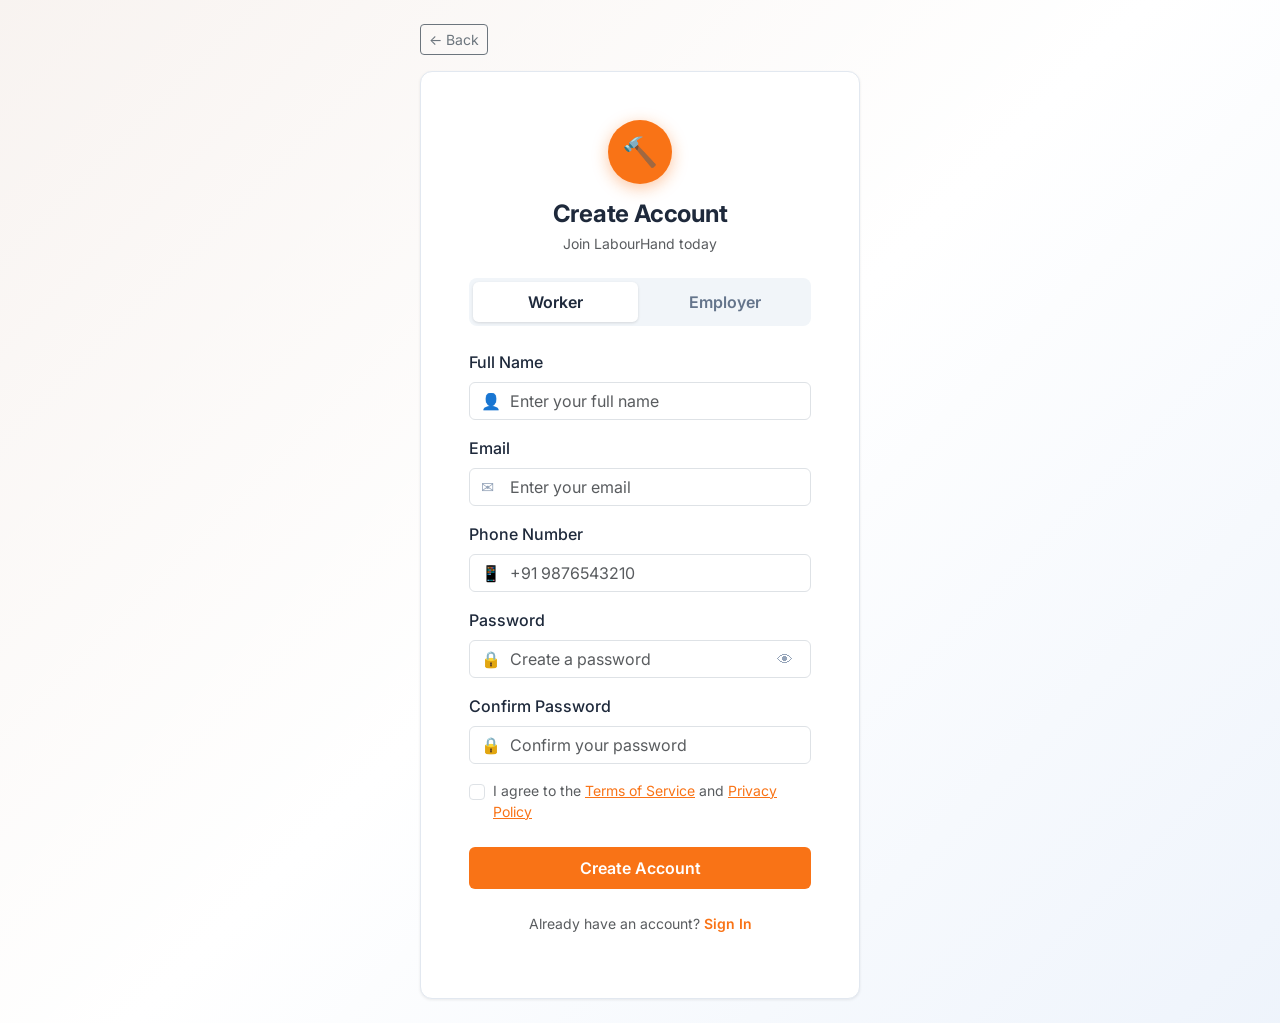
<file: simple-frontend/register.html>
<!DOCTYPE html>
<html lang="en">
<head>
  <meta charset="UTF-8" />
  <meta name="viewport" content="width=device-width, initial-scale=1.0" />
  <title>Create Account - LabourHand</title>
  <meta name="description" content="Join LabourHand today as a worker or employer." />
  <link href="https://cdn.jsdelivr.net/npm/bootstrap@5.3.3/dist/css/bootstrap.min.css" rel="stylesheet" />
  <link rel="stylesheet" href="css/styles.css" />
</head>
<body>
<div class="lh-auth-bg py-4">
  <div class="lh-auth-card">
    <a href="index.html" class="btn btn-sm btn-outline-secondary mb-3">&larr; Back</a>

    <div class="lh-card p-4 p-md-5">
      <!-- Logo -->
      <div class="text-center mb-4">
        <div class="lh-logo-circle">🔨</div>
        <h1 class="h4 fw-bold mb-1">Create Account</h1>
        <p class="text-muted small">Join LabourHand today</p>
      </div>

      <!-- Role tabs -->
      <div class="lh-role-tabs mb-4">
        <button class="lh-role-tab active" id="tab-worker" onclick="setRole('worker')">Worker</button>
        <button class="lh-role-tab"        id="tab-owner"  onclick="setRole('owner')">Employer</button>
      </div>

      <!-- Error -->
      <div id="error-box" class="alert alert-danger d-none py-2 small"></div>

      <form id="register-form" novalidate>
        <!-- Full Name -->
        <div class="mb-3">
          <label class="form-label fw-medium" for="name">Full Name</label>
          <div class="lh-input-wrap">
            <span class="lh-input-icon">👤</span>
            <input id="name" type="text" class="form-control" placeholder="Enter your full name" required />
          </div>
        </div>

        <!-- Company Name (owner only) -->
        <div class="mb-3" id="company-wrap" style="display:none!important;">
          <label class="form-label fw-medium" for="company">Company Name</label>
          <div class="lh-input-wrap">
            <span class="lh-input-icon">💼</span>
            <input id="company" type="text" class="form-control" placeholder="Enter company name" />
          </div>
        </div>

        <!-- Email -->
        <div class="mb-3">
          <label class="form-label fw-medium" for="email">Email</label>
          <div class="lh-input-wrap">
            <span class="lh-input-icon">✉️</span>
            <input id="email" type="email" class="form-control" placeholder="Enter your email" required />
          </div>
        </div>

        <!-- Phone -->
        <div class="mb-3">
          <label class="form-label fw-medium" for="phone">Phone Number</label>
          <div class="lh-input-wrap">
            <span class="lh-input-icon">📱</span>
            <input id="phone" type="tel" class="form-control" placeholder="+91 9876543210" required />
          </div>
        </div>

        <!-- Password -->
        <div class="mb-3">
          <label class="form-label fw-medium" for="password">Password</label>
          <div class="lh-input-wrap">
            <span class="lh-input-icon">🔒</span>
            <input id="password" type="password" class="form-control has-right-icon" placeholder="Create a password" required />
            <button type="button" class="lh-input-icon-right" onclick="togglePw('password')">👁</button>
          </div>
        </div>

        <!-- Confirm Password -->
        <div class="mb-3">
          <label class="form-label fw-medium" for="confirm">Confirm Password</label>
          <div class="lh-input-wrap">
            <span class="lh-input-icon">🔒</span>
            <input id="confirm" type="password" class="form-control" placeholder="Confirm your password" required />
          </div>
        </div>

        <!-- Terms -->
        <div class="form-check mb-4">
          <input class="form-check-input" type="checkbox" id="terms" />
          <label class="form-check-label small text-muted" for="terms">
            I agree to the <a href="#" style="color:var(--lh-primary);">Terms of Service</a> and <a href="#" style="color:var(--lh-primary);">Privacy Policy</a>
          </label>
        </div>

        <button type="submit" class="btn w-100 fw-semibold py-2" style="background:var(--lh-primary);color:#fff;" id="submit-btn">
          <span id="btn-text">Create Account</span>
          <span id="btn-spinner" class="spinner-border spinner-border-sm d-none ms-2" role="status"></span>
        </button>
      </form>

      <p class="text-center text-muted small mt-4">
        Already have an account?
        <a id="login-link" href="login.html" style="color:var(--lh-primary);" class="fw-semibold text-decoration-none">Sign In</a>
      </p>
    </div>
  </div>
</div>

<script src="https://cdn.jsdelivr.net/npm/bootstrap@5.3.3/dist/js/bootstrap.bundle.min.js"></script>
<script src="js/session.js"></script>
<script src="js/router.js"></script>
<script src="js/apiService.js"></script>
<script src="js/mockTest.js"></script>
<script>
  Router.redirectIfLoggedIn();

  let currentRole = new URLSearchParams(location.search).get('role') || 'worker';
  setRole(currentRole);

  function setRole(role) {
    currentRole = role;
    document.getElementById('tab-worker').classList.toggle('active', role === 'worker');
    document.getElementById('tab-owner').classList.toggle('active',  role === 'owner');
    document.getElementById('login-link').href = `login.html?role=${role}`;
    const cw = document.getElementById('company-wrap');
    cw.style.cssText = role === 'owner' ? '' : 'display:none!important;';
  }

  function togglePw(id) {
    const el = document.getElementById(id);
    el.type = el.type === 'password' ? 'text' : 'password';
  }

  document.getElementById('register-form').addEventListener('submit', async (e) => {
    e.preventDefault();
    const errBox  = document.getElementById('error-box');
    const spinner = document.getElementById('btn-spinner');
    const btnText = document.getElementById('btn-text');
    const btn     = document.getElementById('submit-btn');

    const name    = document.getElementById('name').value.trim();
    const email   = document.getElementById('email').value.trim();
    const phone   = document.getElementById('phone').value.trim();
    const pass    = document.getElementById('password').value;
    const confirm = document.getElementById('confirm').value;
    const company = document.getElementById('company').value.trim();
    const terms   = document.getElementById('terms').checked;

    errBox.classList.add('d-none');

    if (pass !== confirm)  { errBox.textContent = 'Passwords do not match.'; errBox.classList.remove('d-none'); return; }
    if (pass.length < 6)   { errBox.textContent = 'Password must be at least 6 characters.'; errBox.classList.remove('d-none'); return; }
    if (!terms)            { errBox.textContent = 'Please accept the terms and conditions.'; errBox.classList.remove('d-none'); return; }

    spinner.classList.remove('d-none');
    btnText.textContent = 'Creating account…';
    btn.disabled = true;

    try {
      const { token, user } = await Api.auth.register({
        name, email, phone, password: pass,
        role: currentRole === 'owner' ? 'OWNER' : 'WORKER',
        companyName: company || undefined,
      });
      SessionManager.createSession({
        id:          String(user.id),
        name:        user.name,
        email:       user.email,
        phone:       user.phone,
        role:        user.role === 'WORKER' ? 'worker' : 'owner',
        avatar:      user.avatar,
        verified:    user.verified,
        language:    user.language || 'en',
        companyName: user.companyName,
      }, token);
      location.href = user.role === 'WORKER' ? 'dashboard.html' : 'contractor.html';
    } catch (err) {
      errBox.textContent = 'Registration failed. Please try again.';
      errBox.classList.remove('d-none');
    } finally {
      spinner.classList.add('d-none');
      btnText.textContent = 'Create Account';
      btn.disabled = false;
    }
  });
</script>
</body>
</html>
</file>
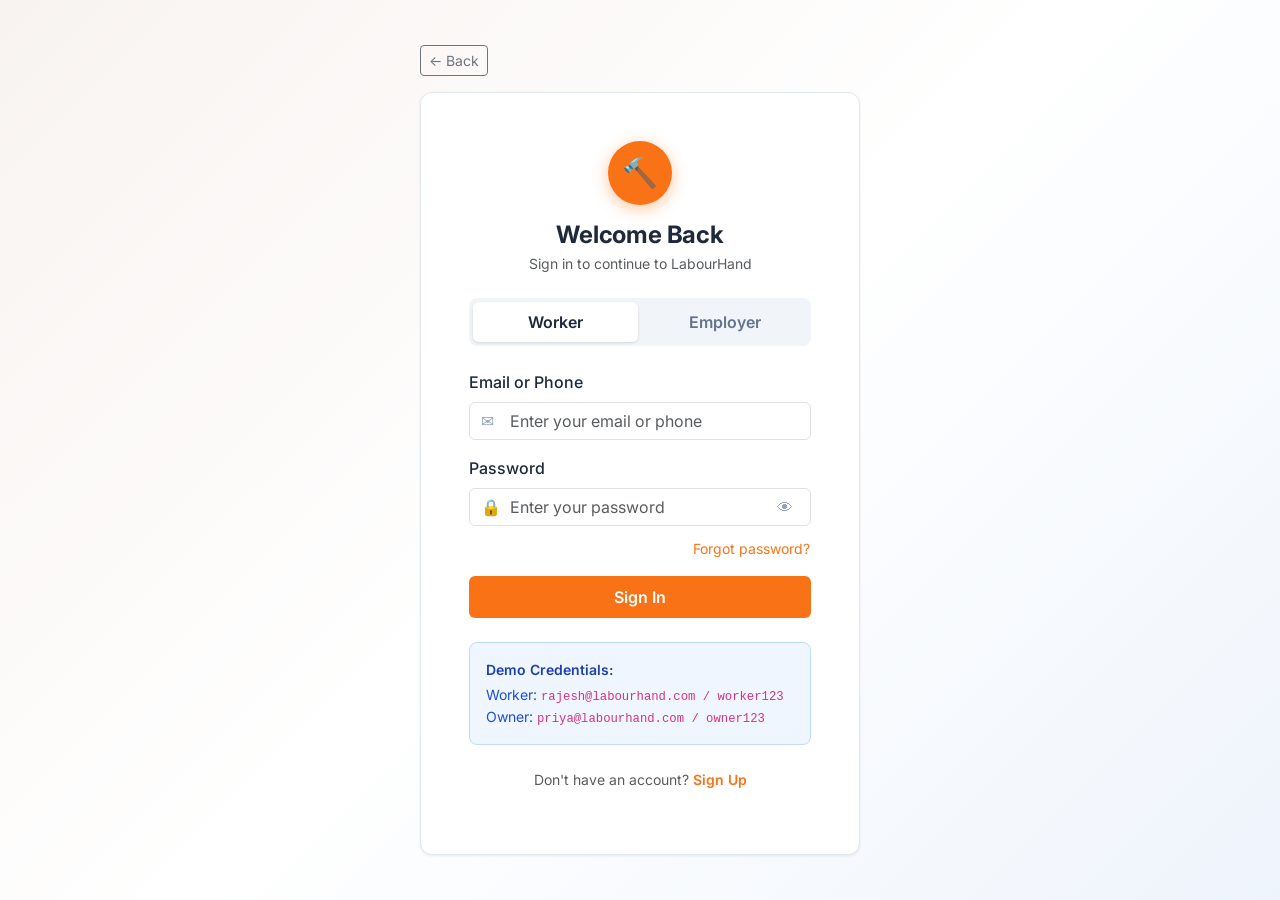
<file: simple-frontend/worker-profile.html>
<!DOCTYPE html>
<html lang="en">
<head>
  <meta charset="UTF-8" />
  <meta name="viewport" content="width=device-width, initial-scale=1.0" />
  <title>Worker Profile – LabourHand</title>
  <link href="https://cdn.jsdelivr.net/npm/bootstrap@5.3.3/dist/css/bootstrap.min.css" rel="stylesheet" />
  <link rel="stylesheet" href="css/styles.css" />
</head>
<body>

<header class="bg-white border-bottom sticky-top" style="z-index:200;">
  <div class="d-flex align-items-center px-3 py-2 gap-3" style="max-width:900px;margin:auto;">
    <button onclick="history.back()" class="btn btn-sm btn-outline-secondary">&larr; Back</button>
    <h6 class="mb-0 fw-bold">Worker Profile</h6>
  </div>
</header>

<div class="d-md-flex" style="max-width:1100px;margin:auto;">
  <!-- Sidebar -->
  <aside class="lh-sidebar">
    <a href="dashboard.html"      class="lh-sidebar-link">🏠 Dashboard</a>
    <a href="my-bids.html"        class="lh-sidebar-link">📋 My Bids</a>
    <a href="messages.html"       class="lh-sidebar-link">💬 Messages</a>
    <a href="worker-profile.html" class="lh-sidebar-link active">👤 My Profile</a>
    <hr/>
    <button class="lh-sidebar-link border-0 w-100 text-start" onclick="Router.logout()">🚪 Logout</button>
  </aside>

  <main class="flex-grow-1 p-3 p-md-4 lh-page-body" style="max-width:740px;">

    <!-- Profile Card -->
    <div id="profile-card" class="mb-4"><!-- JS --></div>

    <!-- Stats -->
    <div id="profile-stats" class="row g-3 mb-4"><!-- JS --></div>

    <!-- Skills -->
    <section class="mb-4">
      <h5 class="lh-section-title">Skills</h5>
      <div id="skills-list" class="d-flex flex-wrap gap-2"><!-- JS --></div>
    </section>
    
    <!-- Professional Details (Worker Only) -->
    <section class="mb-4 d-none" id="professional-details-section">
      <h5 class="lh-section-title">Professional Details</h5>
      <div class="lh-card p-4">
        <form id="professional-form">
          <div id="prof-alert" class="alert d-none py-2 small"></div>
          <div class="row g-3 mb-3">
            <div class="col-sm-6">
              <label class="form-label fw-medium">Main Specialization</label>
              <input type="text" id="prof-spec" class="form-control" placeholder="e.g. Master Carpenter" />
            </div>
            <div class="col-sm-6">
              <label class="form-label fw-medium">Years of Experience</label>
              <input type="number" id="prof-exp" class="form-control" placeholder="e.g. 5" />
            </div>
          </div>
          <div class="mb-3">
            <label class="form-label fw-medium">Current Status</label>
            <select id="prof-status" class="form-select w-auto">
              <option value="available">Available for Hire</option>
              <option value="on-site">Currently Working On-site</option>
              <option value="busy">Busy / Not Available</option>
            </select>
          </div>
          <div class="mb-3">
            <label class="form-label fw-medium">Bio / About Me</label>
            <textarea id="prof-bio" class="form-control" rows="3" placeholder="Describe your expertise..."></textarea>
          </div>
          <button type="submit" id="prof-submit" class="btn fw-semibold w-100" style="background:var(--lh-primary);color:#fff;">Save Professional Details</button>
        </form>
      </div>
    </section>

    <!-- Payment Details (Worker Only) -->
    <section class="mb-4 d-none" id="payment-details-section">
      <h5 class="lh-section-title">Payment Details</h5>
      <div class="lh-card p-4">
        <p class="text-muted small mb-3">Enter your payment details securely. Employers will use this to transfer milestone payments.</p>
        
        <form id="payment-form">
          <div id="payment-alert" class="alert d-none py-2 small"></div>
          
          <!-- Bank Details Fields -->
          <div id="bank-fields">
            <h6 class="fw-bold mb-3">Bank Details</h6>
            <div class="row g-3 mb-2">
              <div class="col-sm-6">
                <label class="form-label fw-medium">Account Holder Name</label>
                <input type="text" id="pay-bank-name" class="form-control" />
              </div>
              <div class="col-sm-6">
                <label class="form-label fw-medium">Bank Name</label>
                <input type="text" id="pay-bank" class="form-control" />
              </div>
              <div class="col-sm-6">
                <label class="form-label fw-medium">IFSC Code</label>
                <input type="text" id="pay-ifsc" class="form-control" />
              </div>
            </div>
            
            <div class="row g-3 mb-3">
              <div class="col-sm-6">
                <label class="form-label fw-medium">Account Number</label>
                <input type="text" id="pay-acc1" class="form-control" placeholder="Enter account number" />
              </div>
              <div class="col-sm-6">
                <label class="form-label fw-medium">Confirm Account Number</label>
                <input type="text" id="pay-acc2" class="form-control" placeholder="Re-enter account number" />
              </div>
            </div>
          </div>

          <!-- UPI Fields -->
          <div id="upi-fields" class="mt-4">
            <h6 class="fw-bold mb-3">UPI Details</h6>
            <div class="row g-3 mb-3">
              <div class="col-sm-6">
                <label class="form-label fw-medium">UPI ID</label>
                <input type="text" id="pay-upi1" class="form-control" placeholder="e.g. 9876543210@ybl" />
              </div>
              <div class="col-sm-6">
                <label class="form-label fw-medium">Confirm UPI ID</label>
                <input type="text" id="pay-upi2" class="form-control" placeholder="Re-enter UPI ID" />
              </div>
            </div>
          </div>

          <button type="submit" id="pay-submit" class="btn fw-semibold w-100" style="background:var(--lh-primary);color:#fff;">Save Payment Details</button>
        </form>
      </div>
    </section>

    <!-- Certifications -->
    <section class="mb-4">
      <div class="d-flex align-items-center justify-content-between mb-2">
        <h5 class="lh-section-title mb-0">Certifications</h5>
        <button class="btn btn-sm btn-outline-primary" id="add-cert-btn" data-bs-toggle="modal" data-bs-target="#certModal">+ Add</button>
      </div>
      <div id="certs-list"><!-- JS --></div>
    </section>

    <!-- Reviews -->
    <section class="mb-4">
      <h5 class="lh-section-title">Reviews</h5>
      <div id="reviews-list"><!-- JS --></div>
    </section>

    <!-- Message button (for other users viewing this profile) -->
    <div id="msg-action" class="d-none mb-4">
      <button class="btn fw-semibold" style="background:var(--lh-secondary);color:#fff;" id="msg-btn">
        💬 Send Message
      </button>
    </div>

  </main>
</div>

<!-- Bottom Nav -->
<nav class="lh-bottom-nav d-md-none">
  <a href="dashboard.html">🏠<span>Home</span></a>
  <a href="my-bids.html">📋<span>My Bids</span></a>
  <a href="messages.html">💬<span>Messages</span></a>
  <a href="worker-profile.html" class="active">👤<span>Profile</span></a>
</nav>

<!-- Add Certification Modal -->
<div class="modal fade" id="certModal" tabindex="-1">
  <div class="modal-dialog">
    <div class="modal-content">
      <div class="modal-header"><h5 class="modal-title fw-bold">Add Certification</h5>
      <button type="button" class="btn-close" data-bs-dismiss="modal"></button></div>
      <form id="cert-form">
        <div class="modal-body">
          <div id="cert-error" class="alert alert-danger d-none py-2 small"></div>
          <div class="mb-3">
            <label class="form-label fw-medium">Certificate Name</label>
            <input id="cert-name" type="text" class="form-control" placeholder="e.g. Masonry Level 2" required />
          </div>
          <div class="mb-3">
            <label class="form-label fw-medium">Issuing Body</label>
            <input id="cert-issuer" type="text" class="form-control" placeholder="e.g. Skills India" required />
          </div>
          <div class="mb-3">
            <label class="form-label fw-medium">Year</label>
            <input id="cert-year" type="text" class="form-control" placeholder="2024" required />
          </div>
        </div>
        <div class="modal-footer">
          <button type="button" class="btn btn-secondary" data-bs-dismiss="modal">Cancel</button>
          <button type="submit" class="btn" style="background:var(--lh-primary);color:#fff;" id="cert-submit">Save</button>
        </div>
      </form>
    </div>
  </div>
</div>

<script src="https://cdn.jsdelivr.net/npm/bootstrap@5.3.3/dist/js/bootstrap.bundle.min.js"></script>
<script src="js/session.js"></script>
<script src="js/router.js"></script>
<script src="js/notify.js"></script>
<script src="js/apiService.js"></script>
<script src="js/dataMapper.js"></script>
<script src="js/mockTest.js"></script>
<script>
  window.onerror = (msg, url, line) => {
      Notify.error(`System Error: ${msg} at ${line}`);
      return false;
  };

  Router.requireAuth();

  const currentUser = SessionManager.getCurrentUser();
  SessionManager.initCommonUI();

  const profileId   = Router.param('id') || currentUser?.id;
  const isOwnProfile = String(profileId) === String(currentUser?.id);

  // Hide cert add button if viewing someone else's profile
  if (!isOwnProfile) {
      document.getElementById('add-cert-btn').style.display = 'none';
  } else {
      document.getElementById('payment-details-section').classList.remove('d-none');
      document.getElementById('professional-details-section').classList.remove('d-none');
  }

  async function loadProfile() {
    DataMapper.showSpinner('#profile-card');
    try {
      const w = await Api.worker.getById(profileId);

      const cardEl = document.getElementById('profile-card');
      if (cardEl) {
        cardEl.innerHTML = `
        <div class="lh-card p-4">
          <div class="d-flex align-items-start gap-4">
            ${DataMapper.avatar(w.avatar, w.name, 80)}
            <div class="flex-grow-1">
              <div class="d-flex align-items-center gap-2 flex-wrap mb-1">
                <h3 class="mb-0 fw-bold">${w.name}</h3>
                ${w.verified     ? '<span class="lh-verified">✔ Verified</span>' : ''}
                ${w.skillsIndiaVerified ? '<span class="badge bg-success">Skills India</span>' : ''}
              </div>
              <p class="text-muted mb-2">${w.specialization || 'Worker'} • <span class="badge bg-secondary">User ID: ${w.id}</span></p>
              <p class="mb-2 small">${w.bio || ''}</p>
              <div class="d-flex gap-3 flex-wrap mt-2">
                <div class="text-center bg-light rounded p-2 px-3 border">
                  <div class="fw-bold fs-5">${w.completedJobs || 0}</div>
                  <div class="text-muted small">Completed Jobs</div>
                </div>
                <div class="text-center bg-light rounded p-2 px-3 border">
                  <div class="fw-bold fs-5">${w.yearsExperience || 0} yr</div>
                  <div class="text-muted small">Experience</div>
                </div>
                <div class="text-center bg-light rounded p-2 px-3 border">
                  <div class="fw-bold fs-5">${w.workerStatus || 'Available'}</div>
                  <div class="text-muted small">Status</div>
                </div>
                <div class="text-center bg-light rounded p-2 px-3 border">
                  <div class="fw-bold fs-5">⭐ ${w.rating ? w.rating.toFixed(1) : '0.0'}</div>
                  <div class="text-muted small">Rating</div>
                </div>
              </div>
            </div>
          </div>
        </div>`;
      
      // Populate Professional Details
      if (isOwnProfile) {
          document.getElementById('prof-spec').value = w.specialization || '';
          document.getElementById('prof-exp').value = w.yearsExperience || 0;
          document.getElementById('prof-status').value = w.workerStatus || 'available';
          document.getElementById('prof-bio').value = w.bio || '';
      }

      // Populate Payment Details (if own profile)
      if (isOwnProfile) {
          
          // Populate Bank fields if they exist
          if (w.holderName) document.getElementById('pay-bank-name').value = w.holderName;
          if (w.bankName) document.getElementById('pay-bank').value = w.bankName;
          if (w.ifscCode) document.getElementById('pay-ifsc').value = w.ifscCode;
          if (w.bankAccountNo) {
              document.getElementById('pay-acc1').value = w.bankAccountNo;
              document.getElementById('pay-acc2').value = w.bankAccountNo;
          }
          
          // Populate UPI fields if they exist
          if (w.upiId) {
              document.getElementById('pay-upi1').value = w.upiId;
              document.getElementById('pay-upi2').value = w.upiId;
          }
      }

      // Stats row
      // const statsEl = document.getElementById('profile-stats');
      // if (statsEl) {
      //   statsEl.innerHTML = [
      //     { label:'Rating',        val: w.rating        ? `⭐ ${w.rating}` : '—' },
      //     { label:'Completed Jobs',val: w.completedJobs || 0 },
      //     { label:'Experience',    val: w.yearsExperience ? `${w.yearsExperience} yrs` : '—' },
      //     { label:'Status',        val: w.workerStatus || '—' },
      //   ].map(s => `
      //     <div class="col-6 col-md-3">
      //       <div class="lh-card p-3 text-center">
      //         <p class="h5 fw-bold mb-0">${s.val}</p>
      //         <small class="text-muted">${s.label}</small>
      //       </div>
      //     </div>`).join('');
      // }

      // Skills chips
      const skillsEl = document.getElementById('skills-list');
      if (skillsEl) {
        skillsEl.innerHTML =
          (w.skills || []).map(s => `<span class="badge bg-light text-dark border px-3 py-2">${s}</span>`).join('') ||
          '<p class="text-muted small">No skills listed.</p>';
      }

      // Message button for others
      if (!isOwnProfile) {
        document.getElementById('msg-action').classList.remove('d-none');
        document.getElementById('msg-btn').onclick = () =>
          Api.message.send(w.id, `Hi ${w.name}, I found your profile on LabourHand.`)
            .then(() => location.href = 'messages.html')
            .catch(err => Notify.error(err.message));
      }
    }

    } catch (err) {
      DataMapper.showError('#profile-card', `Could not load profile: ${err.message}`);
    }
  }
    

  async function loadCertifications() {
    DataMapper.showSpinner('#certs-list');
    try {
      const certs = await Api.worker.getCertifications(profileId);
      DataMapper.toCards('#certs-list', certs, c => `
        <div class="lh-card p-3 mb-2 d-flex justify-content-between align-items-center">
          <div>
            <p class="mb-0 fw-semibold small">${c.name}</p>
            <small class="text-muted">${c.issuer} · ${c.year}</small>
          </div>
          ${isOwnProfile
            ? `<button class="btn btn-sm btn-outline-danger" onclick="deleteCert(${c.id})">✕</button>`
            : ''}
        </div>`);
    } catch { DataMapper.showError('#certs-list', 'Could not load certifications.'); }
  }

  async function deleteCert(id) {
    Notify.confirm('Delete this certification?', async () => {
      try {
        await Api.worker.deleteCertification(id);
        loadCertifications();
        Notify.success("Certification deleted");
      } catch (err) { Notify.error(`Error: ${err.message}`); }
    });
  }

  async function loadReviews() {
    DataMapper.showSpinner('#reviews-list');
    try {
      const ratings = await Api.worker.getRatings(profileId);
      DataMapper.toCards('#reviews-list', ratings, r => `
        <div class="lh-card p-3 mb-2">
          <div class="d-flex justify-content-between align-items-start mb-1">
            <span class="fw-semibold small">${r.fromUserName || 'Anonymous'}</span>
            <span>${DataMapper.starRating(r.rating)}</span>
          </div>
          <p class="mb-1 small">${r.comment || ''}</p>
          <small class="text-muted">Project ID: ${r.projectId} · ${DataMapper.timeAgo(r.createdAt)}</small>
        </div>`);
    } catch { DataMapper.showError('#reviews-list', 'Could not load feedback.'); }
  }

  /* Add Certification */
  document.getElementById('cert-form').addEventListener('submit', async (e) => {
    e.preventDefault();
    const errBox = document.getElementById('cert-error');
    const btn    = document.getElementById('cert-submit');
    errBox.classList.add('d-none');
    btn.disabled = true; btn.textContent = 'Saving…';
    try {
      await Api.worker.addCertification({
        name:   document.getElementById('cert-name').value.trim(),
        issuer: document.getElementById('cert-issuer').value.trim(),
        year:   document.getElementById('cert-year').value.trim(),
      });
      bootstrap.Modal.getInstance(document.getElementById('certModal')).hide();
      document.getElementById('cert-form').reset();
      loadCertifications();
    } catch (err) {
      errBox.textContent = `Failed: ${err.message}`;
      errBox.classList.remove('d-none');
    } finally {
      btn.disabled = false; btn.textContent = 'Save';
    }
  });

  document.getElementById('payment-form').addEventListener('submit', async (e) => {
      e.preventDefault();
      const alertBox = document.getElementById('payment-alert');
      alertBox.classList.add('d-none');
      alertBox.classList.remove('alert-success', 'alert-danger');

      let reqData = { paymentMethod: 'BOTH' };

      // Validate and collect Bank details
      const acc1 = document.getElementById('pay-acc1').value.trim();
      const acc2 = document.getElementById('pay-acc2').value.trim();
      const bank = document.getElementById('pay-bank').value.trim();
      const ifsc = document.getElementById('pay-ifsc').value.trim();
      const holder = document.getElementById('pay-bank-name').value.trim();

      if (!acc1 || !acc2 || !bank || !ifsc || !holder) {
          alertBox.textContent = "All Bank details are required!";
          alertBox.classList.add('alert-danger', 'd-block');
          return;
      }

      if (acc1 !== acc2) {
          alertBox.textContent = "Account numbers do not match!";
          alertBox.classList.add('alert-danger', 'd-block');
          return;
      }
      reqData.bankAccountNo = acc1;
      reqData.bankName = bank;
      reqData.ifscCode = ifsc;
      reqData.holderName = holder;

      // Validate and collect UPI details
      const upi1 = document.getElementById('pay-upi1').value.trim();
      const upi2 = document.getElementById('pay-upi2').value.trim();
      
      if (!upi1 || !upi2) {
          alertBox.textContent = "UPI details are required!";
          alertBox.classList.add('alert-danger', 'd-block');
          return;
      }
      if (upi1 !== upi2) {
          alertBox.textContent = "UPI IDs do not match!";
          alertBox.classList.add('alert-danger', 'd-block');
          return;
      }
      reqData.upiId = upi1;

      const btn = document.getElementById('pay-submit');
      btn.disabled = true; btn.textContent = 'Saving...';

      try {
          await Api.worker.updatePaymentDetails(reqData);
          Notify.success("Payment details saved successfully!");
      } catch (err) {
          Notify.error(`Error: ${err.message}`);
      } finally {
          btn.disabled = false; btn.textContent = 'Save Payment Details';
      }
  });

  document.getElementById('professional-form').addEventListener('submit', async (e) => {
      e.preventDefault();
      const btn = document.getElementById('prof-submit');
      const alertBox = document.getElementById('prof-alert');
      alertBox.classList.add('d-none');
      
      btn.disabled = true; btn.textContent = 'Saving...';
      try {
          await Api.user.updateMe({
              specialization: document.getElementById('prof-spec').value.trim(),
              yearsExperience: parseInt(document.getElementById('prof-exp').value) || 0,
              workerStatus: document.getElementById('prof-status').value,
              bio: document.getElementById('prof-bio').value.trim()
          });
          Notify.success("Professional details updated!");
          location.reload();
      } catch (err) {
          Notify.error(`Error: ${err.message}`);
      } finally {
          btn.disabled = false; btn.textContent = 'Save Professional Details';
      }
  });

  loadProfile();
  loadCertifications();
  loadReviews();
</script>
</body>
</html>
</file>
<file: simple-frontend/css/styles.css>
/**
 * LabourHand – Simple Frontend Styles
 * Brand tokens + Bootstrap 5 overrides + custom utilities
 */

/* ── Google Font ─────────────────────────────────────────────────────────── */
@import url('https://fonts.googleapis.com/css2?family=Inter:wght@300;400;500;600;700;800&display=swap');

/* ── CSS Custom Properties (Brand Tokens) ───────────────────────────────── */
:root {
  --lh-primary:        #f97316;   /* orange-500 */
  --lh-primary-dark:   #ea6c0a;
  --lh-primary-light:  #fed7aa;
  --lh-secondary:      #3b82f6;   /* blue-500  */
  --lh-secondary-dark: #2563eb;
  --lh-accent:         #fef3c7;
  --lh-muted-bg:       #f8fafc;
  --lh-border:         #e2e8f0;
  --lh-text-muted:     #64748b;
  --lh-shadow-sm:      0 1px 3px rgba(0,0,0,.08);
  --lh-shadow-md:      0 4px 12px rgba(0,0,0,.12);
  --lh-radius:         .75rem;
}

/* ── Base ────────────────────────────────────────────────────────────────── */
*, *::before, *::after { box-sizing: border-box; }

body {
  font-family: 'Inter', system-ui, sans-serif;
  background-color: var(--lh-muted-bg);
  color: #1e293b;
  min-height: 100vh;
}

/* ── Headings ────────────────────────────────────────────────────────────── */
h1,h2,h3,h4,h5,h6 { font-weight: 700; letter-spacing: -.01em; }

/* ── Bootstrap colour overrides ─────────────────────────────────────────── */
.btn-primary, .bg-primary-lh  { background-color: var(--lh-primary) !important; border-color: var(--lh-primary) !important; }
.btn-primary:hover             { background-color: var(--lh-primary-dark) !important; }
.btn-outline-primary           { color: var(--lh-primary) !important; border-color: var(--lh-primary) !important; }
.btn-outline-primary:hover     { background-color: var(--lh-primary) !important; color: #fff !important; }
.text-primary-lh               { color: var(--lh-primary) !important; }
.border-primary-lh             { border-color: var(--lh-primary) !important; }
.badge.bg-primary              { background-color: var(--lh-primary) !important; }

.text-secondary-lh             { color: var(--lh-secondary) !important; }
.btn-secondary-lh              { background-color: var(--lh-secondary) !important; border-color: var(--lh-secondary) !important; color: #fff; }
.btn-secondary-lh:hover        { background-color: var(--lh-secondary-dark) !important; }

/* ── Navbar ──────────────────────────────────────────────────────────────── */
.lh-navbar {
  background: #fff;
  border-bottom: 1px solid var(--lh-border);
  box-shadow: var(--lh-shadow-sm);
}
.lh-navbar .navbar-brand { font-weight: 800; font-size: 1.4rem; color: #1e293b; }
.lh-navbar .navbar-brand span { color: var(--lh-primary); }
.lh-navbar .nav-link { font-weight: 500; color: #475569; }
.lh-navbar .nav-link:hover, .lh-navbar .nav-link.active { color: var(--lh-primary); }

/* Hammer logo icon in navbar */
.lh-logo-icon {
  background: var(--lh-primary);
  border-radius: .5rem;
  padding: .35rem .4rem;
  display: inline-flex;
  align-items: center;
  justify-content: center;
  margin-right: .4rem;
}

/* ── Bottom Mobile Nav ───────────────────────────────────────────────────── */
.lh-bottom-nav {
  position: fixed;
  bottom: 0; left: 0; right: 0;
  background: #fff;
  border-top: 1px solid var(--lh-border);
  display: flex;
  justify-content: space-around;
  padding: .5rem 0 calc(.5rem + env(safe-area-inset-bottom));
  z-index: 1000;
}
.lh-bottom-nav a {
  display: flex; flex-direction: column; align-items: center;
  color: var(--lh-text-muted); text-decoration: none; font-size: .7rem; font-weight: 500;
  gap: .2rem; flex: 1;
}
.lh-bottom-nav a svg { width: 22px; height: 22px; }
.lh-bottom-nav a.active { color: var(--lh-primary); }
@media (min-width: 768px) { .lh-bottom-nav { display: none; } }

/* Page bottom padding for mobile nav */
.lh-page-body { padding-bottom: 5rem; }
@media (min-width: 768px) { .lh-page-body { padding-bottom: 0; } }

/* ── Cards ───────────────────────────────────────────────────────────────── */
.lh-card {
  background: #fff;
  border: 1px solid var(--lh-border);
  border-radius: var(--lh-radius);
  box-shadow: var(--lh-shadow-sm);
  transition: box-shadow .2s ease, transform .2s ease;
}
.lh-card:hover { box-shadow: var(--lh-shadow-md); }
.lh-card-clickable { cursor: pointer; }
.lh-card-clickable:hover { transform: translateY(-2px); }

/* ── Category pills ─────────────────────────────────────────────────────── */
.lh-category-pill {
  display: flex; flex-direction: column; align-items: center;
  gap: .4rem; padding: .8rem; min-width: 90px;
  border-radius: var(--lh-radius); background: #fff;
  border: 1px solid var(--lh-border); cursor: pointer;
  transition: box-shadow .2s, transform .2s;
  font-size: .8rem; font-weight: 500; text-align: center;
}
.lh-category-pill:hover { box-shadow: var(--lh-shadow-md); transform: translateY(-2px); }

.lh-cat-icon {
  width: 44px; height: 44px; border-radius: 50%;
  display: flex; align-items: center; justify-content: center;
  font-size: 1.3rem;
}

/* ── Mode toggle ─────────────────────────────────────────────────────────── */
.lh-mode-toggle {
  display: flex; align-items: center; gap: .75rem;
  background: #f1f5f9; border-radius: .5rem; padding: .75rem 1rem;
}
.lh-mode-toggle span { font-weight: 500; color: var(--lh-text-muted); transition: color .2s; }
.lh-mode-toggle span.active { color: #1e293b; }

/* Custom Bootstrap switch colour */
.form-check-input:checked { background-color: var(--lh-primary) !important; border-color: var(--lh-primary) !important; }

/* ── Hero section ────────────────────────────────────────────────────────── */
.lh-hero {
  background: linear-gradient(135deg, rgba(249,115,22,.06) 0%, #fff 50%, rgba(59,130,246,.06) 100%);
  padding: 5rem 0;
}
@media (min-width: 768px) { .lh-hero { padding: 7rem 0; } }

.lh-hero-feature-box {
  display: flex; align-items: center; gap: .75rem;
  padding: 1rem; border-radius: .5rem; margin-bottom: .5rem;
}

/* ── Feature cards ───────────────────────────────────────────────────────── */
.lh-feature-icon {
  width: 48px; height: 48px; border-radius: .5rem;
  background: rgba(249,115,22,.1);
  display: flex; align-items: center; justify-content: center;
  color: var(--lh-primary); font-size: 1.3rem;
  flex-shrink: 0; margin-bottom: .75rem;
}

/* ── Step badge ──────────────────────────────────────────────────────────── */
.lh-step-badge {
  width: 32px; height: 32px; border-radius: 50%;
  display: inline-flex; align-items: center; justify-content: center;
  font-weight: 700; font-size: .85rem; flex-shrink: 0;
}

/* ── Auth pages ──────────────────────────────────────────────────────────── */
.lh-auth-bg {
  min-height: 100vh;
  background: linear-gradient(135deg, rgba(249,115,22,.05) 0%, #fff 50%, rgba(59,130,246,.05) 100%);
  display: flex; align-items: center; justify-content: center; padding: 1.5rem;
}
.lh-auth-card { max-width: 440px; width: 100%; }

.lh-logo-circle {
  width: 64px; height: 64px; border-radius: 50%;
  background: var(--lh-primary);
  display: flex; align-items: center; justify-content: center;
  color: #fff; font-size: 1.8rem; margin: 0 auto 1rem;
  box-shadow: 0 4px 16px rgba(249,115,22,.4);
}

/* Role tab toggle */
.lh-role-tabs {
  display: grid; grid-template-columns: 1fr 1fr;
  background: #f1f5f9; border-radius: .5rem;
  padding: .25rem; gap: .25rem; margin-bottom: 1.5rem;
}
.lh-role-tab {
  border: none; background: transparent; padding: .5rem 1rem;
  border-radius: .35rem; font-weight: 600; cursor: pointer;
  transition: background .2s, box-shadow .2s; color: var(--lh-text-muted);
}
.lh-role-tab.active {
  background: #fff; color: #1e293b;
  box-shadow: 0 1px 3px rgba(0,0,0,.12);
}

/* Input icon wrapper */
.lh-input-wrap { position: relative; }
.lh-input-icon { position: absolute; left: .75rem; top: 50%; transform: translateY(-50%); color: #94a3b8; pointer-events: none; }
.lh-input-icon-right { position: absolute; right: .75rem; top: 50%; transform: translateY(-50%); background: none; border: none; color: #94a3b8; cursor: pointer; }
.lh-input-wrap input { padding-left: 2.5rem; }
.lh-input-wrap input.has-right-icon { padding-right: 2.5rem; }

/* ── Floating Action Button ──────────────────────────────────────────────── */
.lh-fab {
  position: fixed; bottom: 5rem; right: 1.25rem;
  background: var(--lh-primary); color: #fff;
  border: none; border-radius: 50%; width: 56px; height: 56px;
  font-size: 1.5rem; display: flex; align-items: center; justify-content: center;
  box-shadow: 0 4px 16px rgba(249,115,22,.5);
  cursor: pointer; z-index: 900;
  transition: background .2s, box-shadow .2s, transform .15s;
}
.lh-fab:hover { background: var(--lh-primary-dark); transform: scale(1.08); }
@media (min-width: 768px) { .lh-fab { bottom: 1.5rem; } }

/* ── Sidebar desktop nav ─────────────────────────────────────────────────── */
.lh-sidebar {
  width: 240px; flex-shrink: 0; background: #fff;
  border-right: 1px solid var(--lh-border); min-height: 100vh;
  position: sticky; top: 0; overflow-y: auto; padding: 1.5rem 1rem;
}
.lh-sidebar-link {
  display: flex; align-items: center; gap: .75rem;
  padding: .6rem .8rem; border-radius: .5rem;
  color: #475569; text-decoration: none; font-weight: 500; font-size: .92rem;
  margin-bottom: .15rem; transition: background .15s, color .15s;
}
.lh-sidebar-link:hover { background: var(--lh-muted-bg); color: #1e293b; }
.lh-sidebar-link.active { background: rgba(249,115,22,.1); color: var(--lh-primary); }
.lh-sidebar-link svg { width: 18px; height: 18px; flex-shrink: 0; }
@media (max-width: 767px) { .lh-sidebar { display: none; } }

/* ── Verified badge ──────────────────────────────────────────────────────── */
.lh-verified { background: #dcfce7; color: #166534; font-size: .7rem; font-weight: 700; padding: .15rem .45rem; border-radius: 999px; display: inline-flex; align-items: center; gap: .25rem; }

/* ── Map placeholder ─────────────────────────────────────────────────────── */
#map { height: 280px; border-radius: var(--lh-radius); overflow: hidden; }

/* ── Messages layout ─────────────────────────────────────────────────────── */
.lh-message-list  { max-height: calc(100vh - 160px); overflow-y: auto; }
.lh-message-pane  { max-height: calc(100vh - 160px); display: flex; flex-direction: column; }
.lh-message-body  { flex: 1; overflow-y: auto; padding: 1rem; }
.lh-bubble-me     { background: var(--lh-primary); color: #fff; border-radius: 1rem 1rem 0 1rem; padding: .5rem .9rem; max-width: 75%; margin-left: auto; margin-bottom: .5rem; }
.lh-bubble-other  { background: #f1f5f9; border-radius: 1rem 1rem 1rem 0; padding: .5rem .9rem; max-width: 75%; margin-bottom: .5rem; }

/* ── Utility ─────────────────────────────────────────────────────────────── */
.no-scrollbar::-webkit-scrollbar { display: none; }
.no-scrollbar { -ms-overflow-style: none; scrollbar-width: none; }
.lh-divider { border-top: 1px solid var(--lh-border); margin: 1.5rem 0; }
.lh-section-title { font-size: 1rem; font-weight: 700; color: #1e293b; margin-bottom: .75rem; }
.lh-text-muted { color: var(--lh-text-muted); }
.gap-2 { gap: .5rem !important; }
</file>
